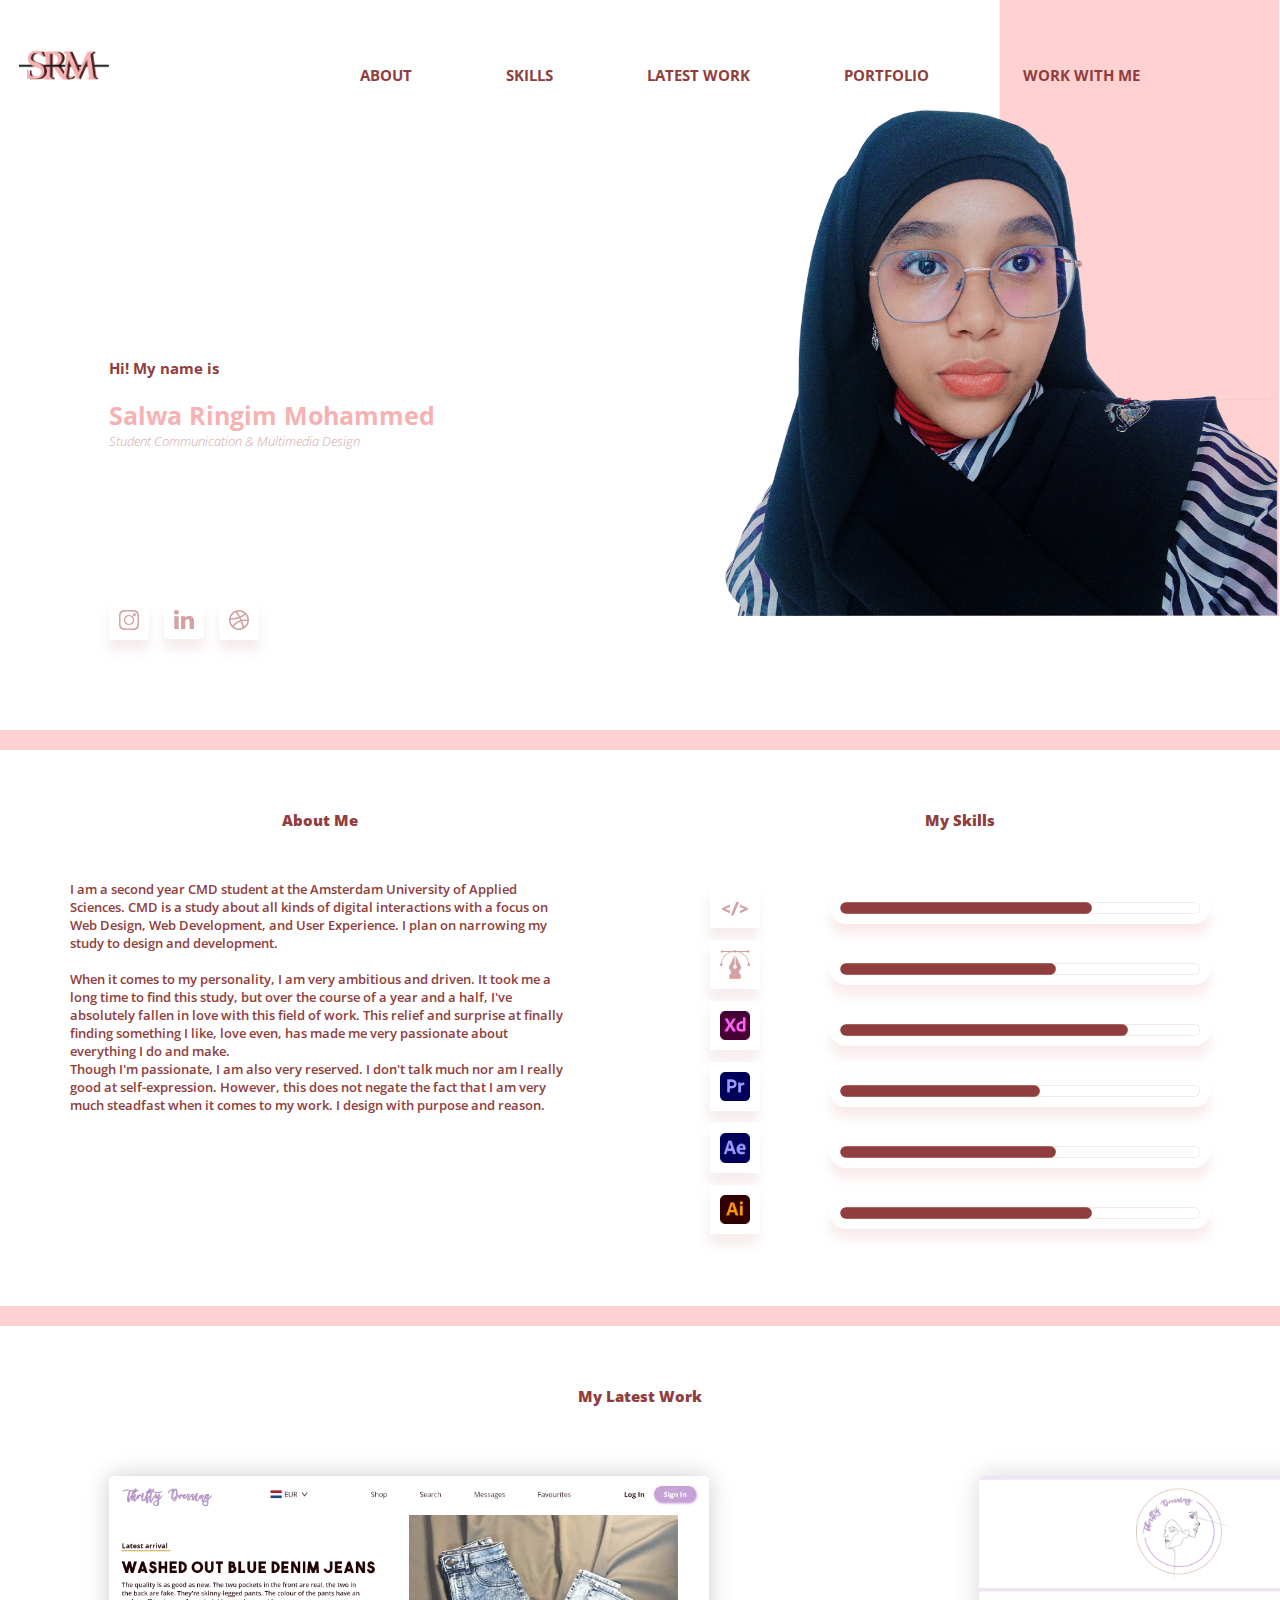
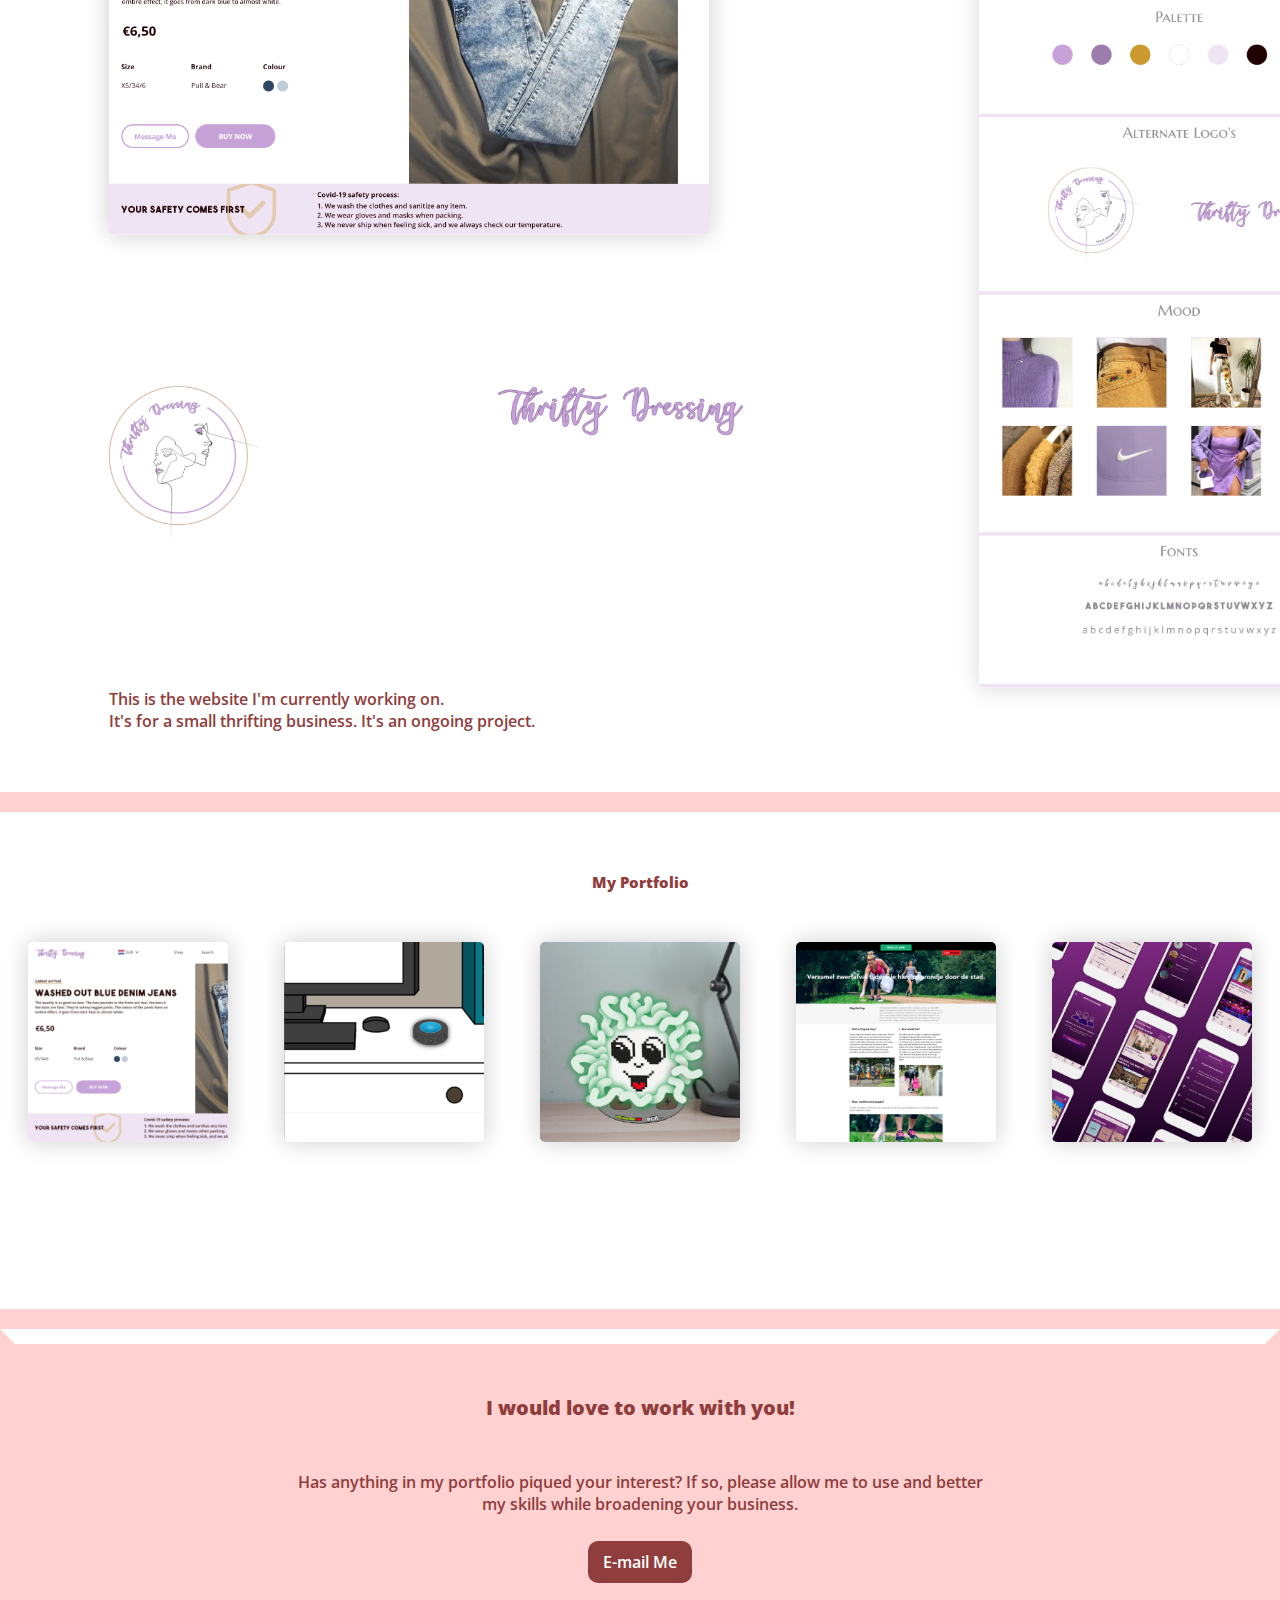
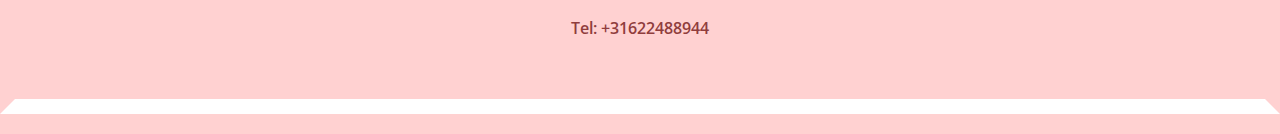
<file: index.html>
<!DOCTYPE html>
<html lang="en">
<head>
    <meta charset="UTF-8">
    <title>Salwa Ringim Mohammed</title>
    <link href="styles/portfolio.css" type="text/css" rel="stylesheet"/>
    <link rel="preconnect" href="https://fonts.gstatic.com">
    <link href="https://fonts.googleapis.com/css2?family=Open+Sans:ital,wght@0,300;0,400;0,600;0,700;0,800;1,300&display=swap" rel="stylesheet">
    <meta name="viewport" content="width=device-width, initial-scale=1">
</head>
<body class="backgroundimg-home">
    <header>
        <nav>
            <a href="index.html"><img src="images/logoSRM.png" alt="SRM" title="" class="logo"></a>
            
            <div class="navulcont">
               <ul>
                <li><a href="#about">About</a></li>
                <li><a href="#about">SKills</a></li>
                <li><a href="latestwork.html">Latest Work</a></li>
                <li><a href="myportfolio.html"> Portfolio</a></li>
                <li><a href="workwithme.html">Work With Me</a></li>
               </ul>
            </div>
        </nav>
    </header> 
    
     <main>
         
         <article class="intro">
             <h2>Hi! My name is</h2>
             <h1>Salwa Ringim Mohammed</h1>
             <p>Student Communication & Multimedia Design</p>
         </article>
         
         <div class="socialmedia">
             <div class="insta">
                 <a href="https://www.instagram.com/salwaringim/" target="_blank"><img src="images/instagram.png" alt="instagram" class="socialmedia-icons"></a>
             </div>
             <div class="linkedin">
                 <a href="https://www.linkedin.com/in/salwa-ringim-mohammed-5527b91b9" target="_blank"><img src="images/linkedin.png" alt="linkedin" class="socialmedia-icons"></a>
             </div>
             <div class="dribbble">
                 <a href="https://dribbble.com/SalwaRM" target="_blank"><img src="images/dribbble.png" alt="dribbble" class="socialmedia-icons"></a>
             </div>
         </div>

         <div class="seperator" id="about">
             <i></i>
         </div>
         
         <article class="aboutme-skills">
             <div>
                 <h3>
                     About Me
                 </h3>
                 <p>
                     I am a second year CMD student at the Amsterdam University of Applied Sciences. CMD is a study about all kinds of digital interactions with a focus on Web Design, Web Development, and User Experience. I plan on narrowing my study to design and development.
                    <br><br>
                     When it comes to my personality, I am very ambitious and driven. It took me a long time to find this study, but over the course of a year and a half, I've absolutely fallen in love with this field of work. This relief and surprise at finally finding something I like, love even, has made me very passionate about everything I do and make. <br>
                     Though I'm passionate, I am also very reserved. I don't talk much nor am I really good at self-expression. However, this does not negate the fact that I am very much steadfast when it comes to my work. I design with purpose and reason. 
                 </p>
             </div>
             
             <section>
                 <h3>
                     My Skills
                 </h3>
                 <div class="skillsgrid">
                     <div class="skillsgrid-icons">
                         <img src="images/coding.png" alt="coding" class="skillsgrid-icons-background">
                         <img src="images/graphicdesign.png" alt="graphic design" class="skillsgrid-icons-background">
                         <img src="images/xd.png" alt="Adobe XD" class="skillsgrid-icons-background">
                         <img src="images/pr.png" alt="Adobe Premiere Pro" class="skillsgrid-icons-background">
                         <img src="images/ae.png" alt="Adobe After Effects" class="skillsgrid-icons-background">
                         <img src="images/illustrator.png" alt="Adobe Illustrator" class="skillsgrid-icons-background">
                     </div>
                     <div class="skillsgrid-rate">
                         <img src="images/codingrate.png" alt="70%">
                         <img src="images/graphicdesignrate.png" alt="60%">
                         <img src="images/xdrate.png" alt="80%">
                         <img src="images/prrate.png" alt="55%">
                         <img src="images/aerate.png" alt="60%">
                         <img src="images/illustratorrate.png" alt="70%">
                     </div>
                 </div>
             </section>
         </article>
         
         <div class="seperator">
             <i></i>
         </div>
         
         <article class="latestwork-home">
            <h3>
                My Latest Work
            </h3>
            <div class="latestwork-home-flex">
                 <div class="latestwork-home-grid">
                     <img src="images/souhaweb.png" alt="Thrifting Webshop">
                     <img src="images/souhabranding.png" alt="Branding">
                     <img src="images/souhalogo.png" alt="Logo">
                     <img src="images/souhalogo2.png" alt="Alternate logo">
                 </div>
                 <p>
                     This is the website I'm currently working on. <br>It's for a small thrifting business. It's an ongoing project.
                 </p>
             </div>
         </article>
         
         <div class="seperator">
             <i></i>
         </div>
         
         <article class="portfolio-home">
             <h3>
                 My Portfolio
             </h3>
             
             <div class="thumbnails">
                 <a href=latestwork.html><img src="images/souhathumbnail.png" alt="Thrift Shop" title="" class="thumbnail"></a>
                 
                 <a href="remmor.html"><img src="images/remmorthumbnail.png" alt="REMMOR" title="" class="thumbnail"></a>
                 
                 <a href="ding.html"><img src="images/dingthumbnail.png" alt="D.I.N.G." title="" class="thumbnail"></a>
                     
                 <a href="iamsterdam.html"> <img src="images/IAMthumbnail.png" alt="I AMsterdam" title="" class="thumbnail"></a>
                 
                 <a href="travelapp.html"><img src="images/webthumbnail.png" alt="Travel App" title="" class="thumbnail"></a>
             </div>
             <div class="seeall-button">
                <a href="myportfolio.html">See all
                <img src="images/arrow.png" alt="arrow" title="" class="button-arrow"></a>
             </div>
         </article>
         
         <div class="seperator">
             <i></i>
         </div>
         
         <article class="workwithme-home">
             <h4>I would love to work with you!</h4>
             <p>
                 Has anything in my portfolio piqued your interest? If so, please allow me to use and better my skills while broadening your business. 
             </p>
             <br><br>
             <p><a href="mailto:salwaringimmohammed@gmail.com" target="_blank">E-mail Me</a>
                 <br><br><br>
                 Tel: +31622488944
             </p>
         </article>
         
         <div class="seperator">
             <i></i>
         </div>
         
     </main> 
</body>
</html>
</file>
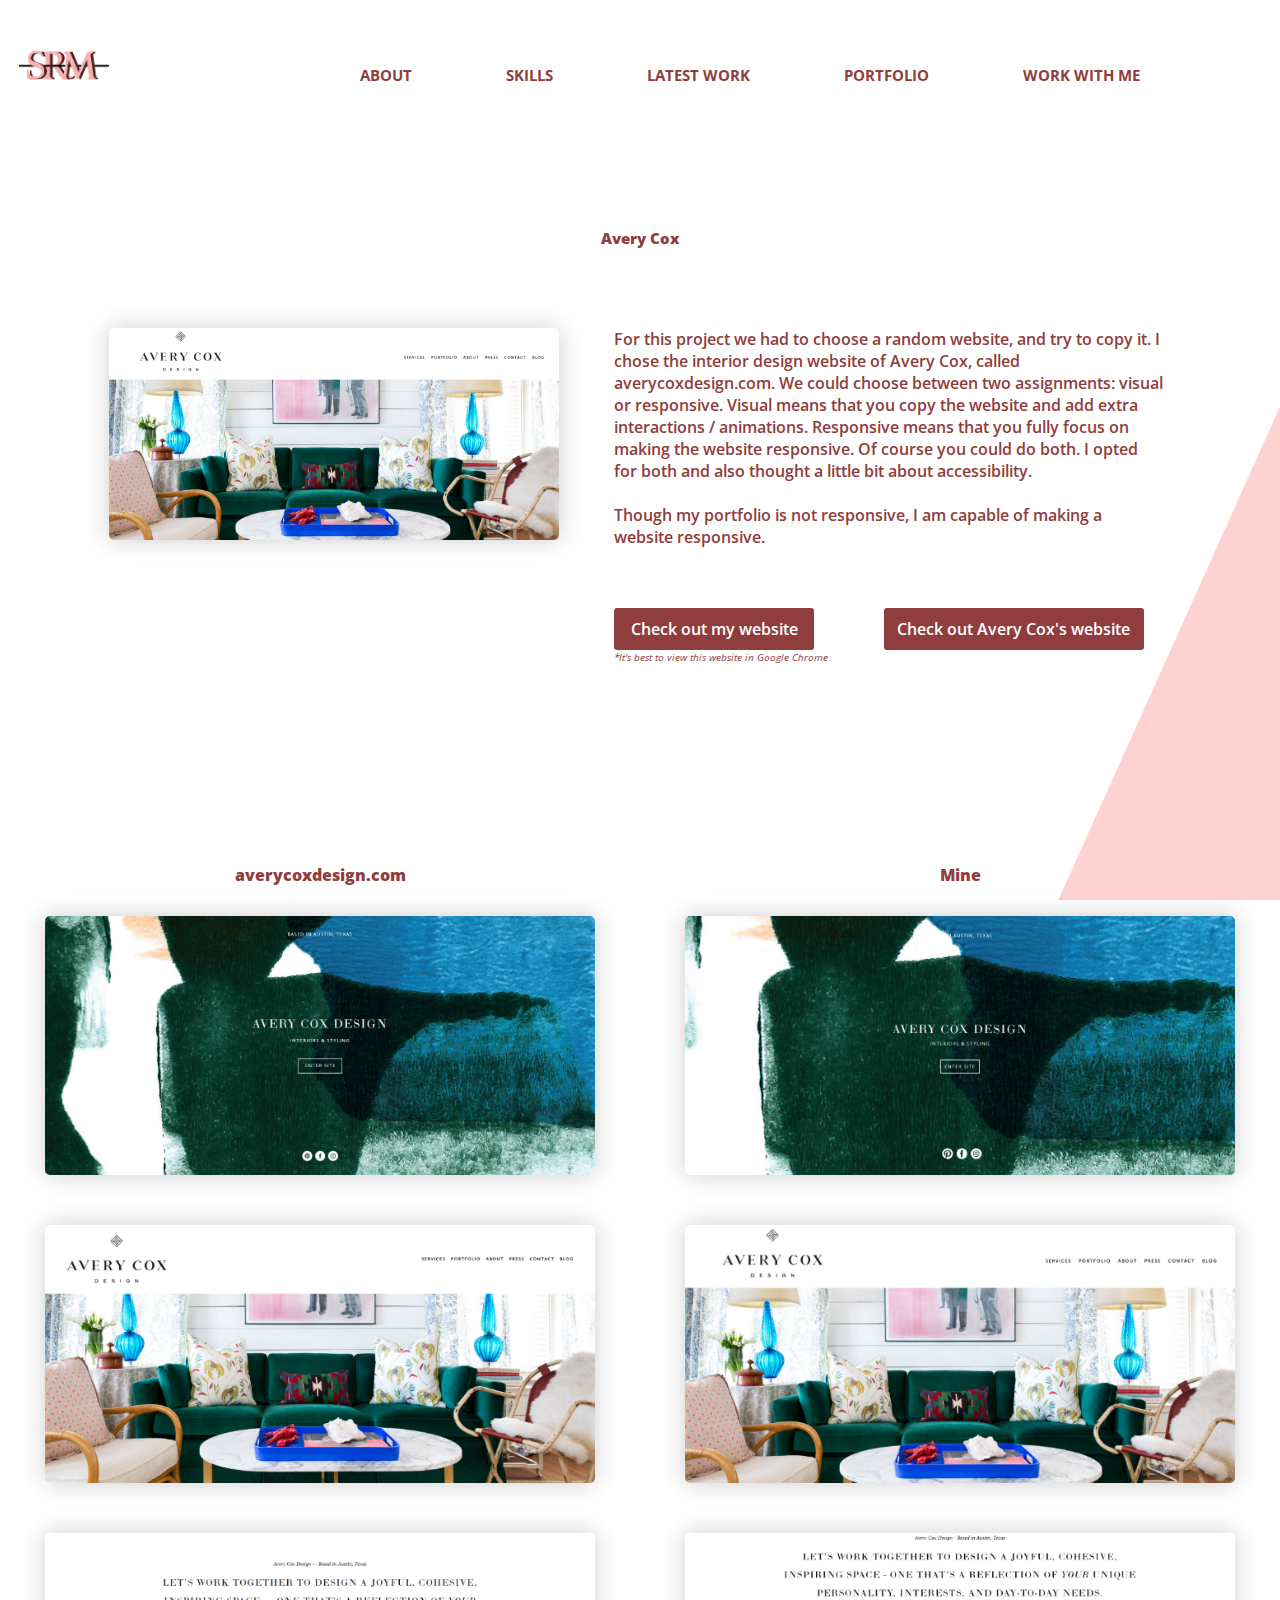
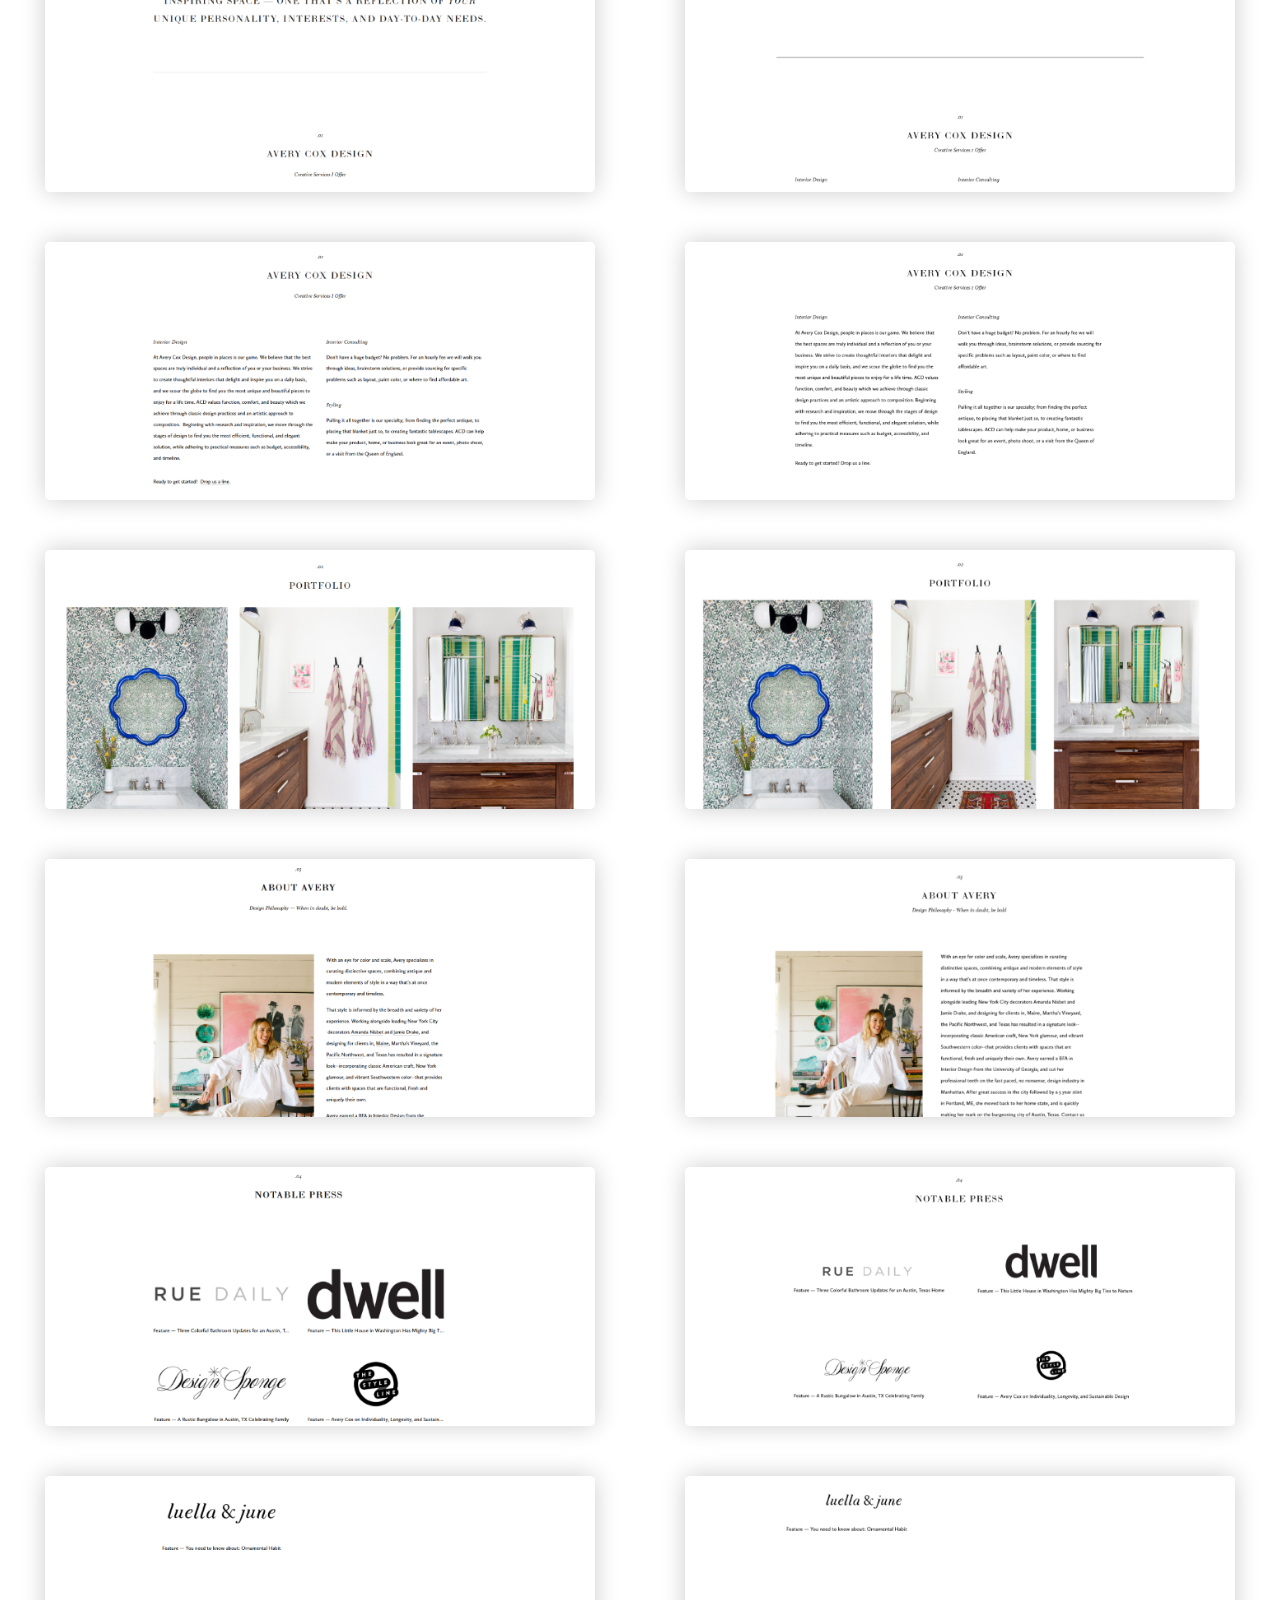
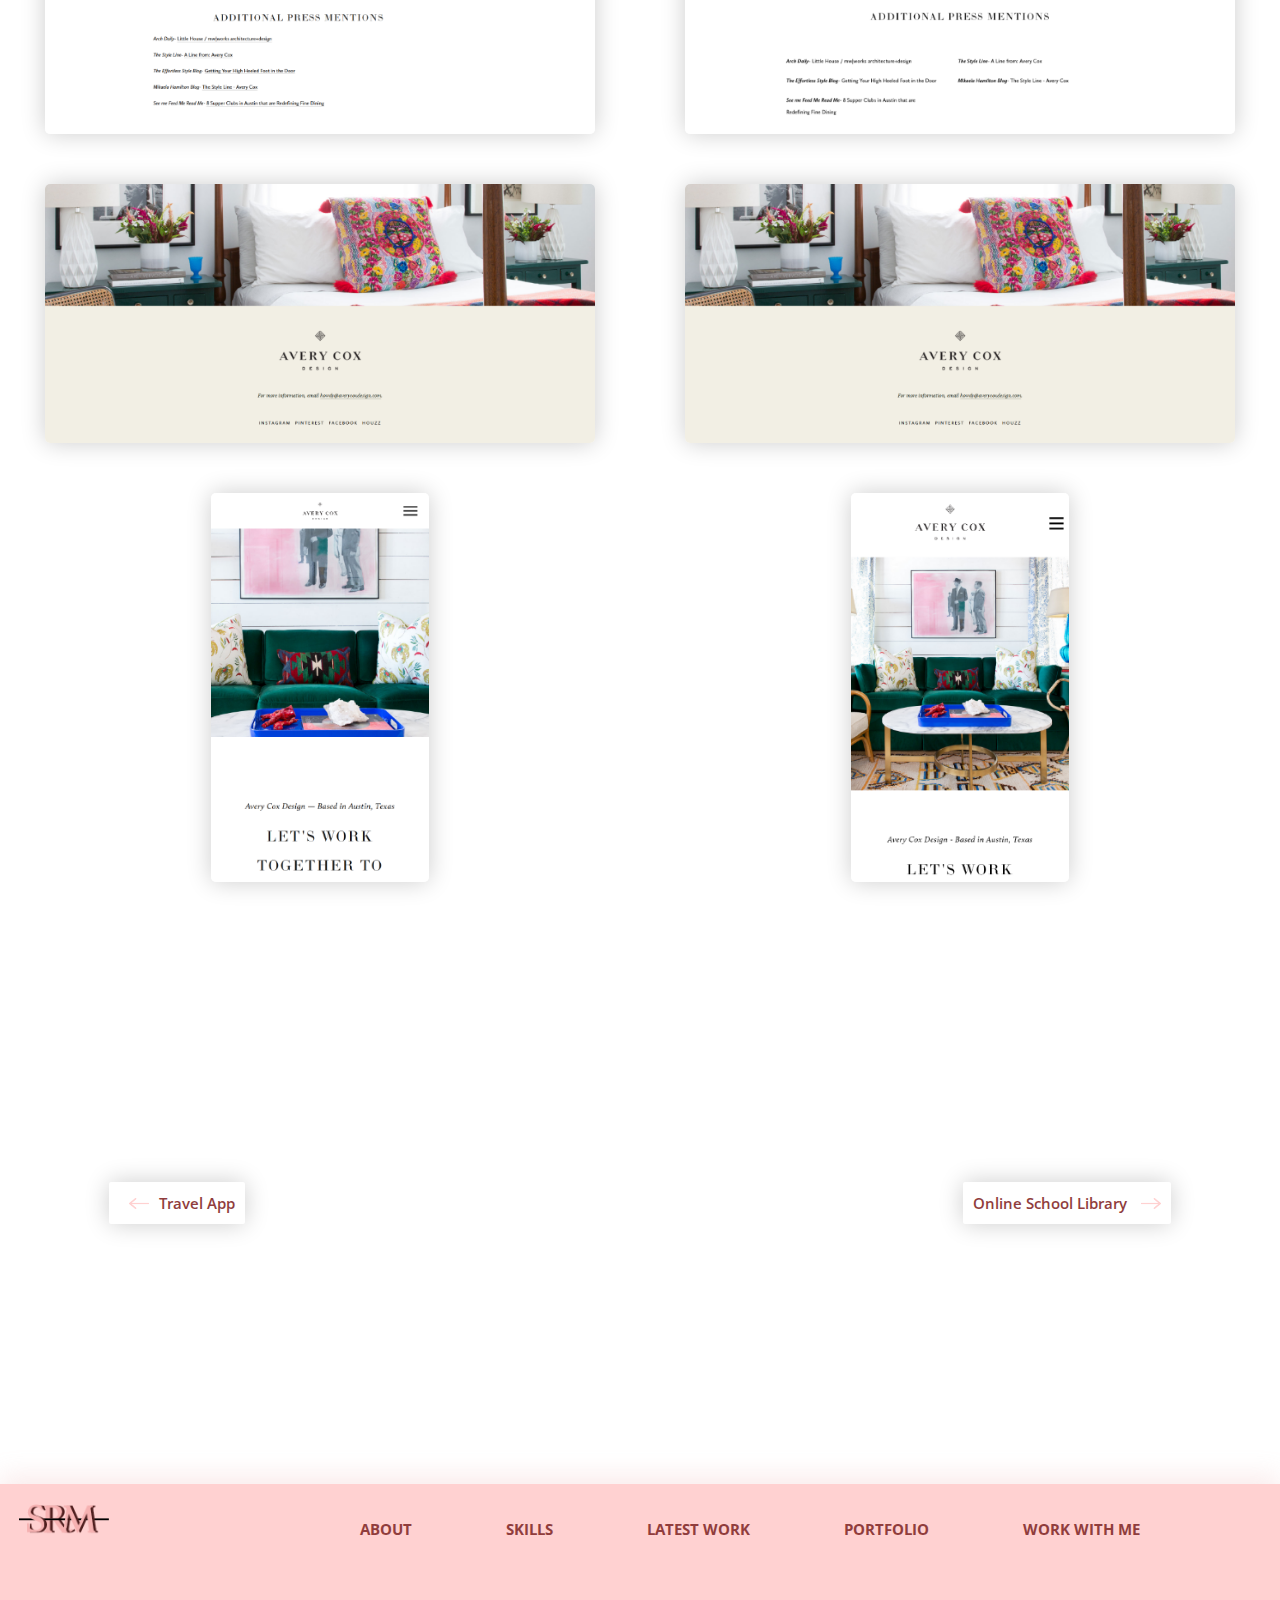
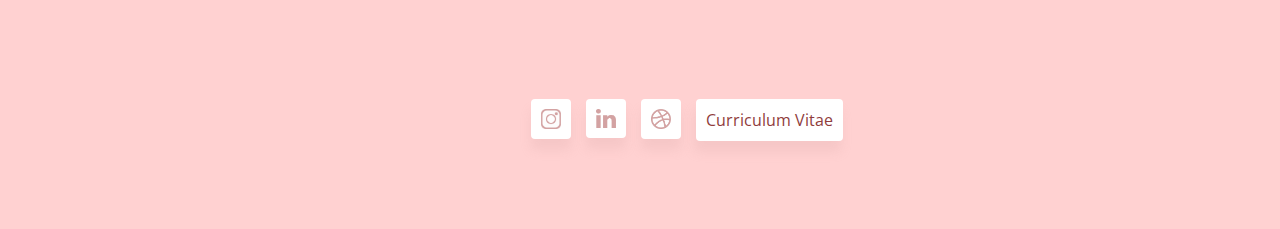
<file: averycox.html>
<!DOCTYPE html>
<html lang="en">
<head>
    <meta charset="UTF-8">
    <title>SRM - Avery Cox</title>
    <link href="styles/portfolio.css" type="text/css" rel="stylesheet"/>
    <link rel="preconnect" href="https://fonts.gstatic.com">
    <link href="https://fonts.googleapis.com/css2?family=Open+Sans:ital,wght@0,300;0,400;0,600;0,700;0,800;1,300&display=swap" rel="stylesheet">
    <meta name="viewport" content="width=device-width, initial-scale=1">
</head>
<body class="backgroundimg">
   <header>
       <nav>
           <a href="index.html"><img src="images/logoSRM.png" alt="SRM" title="" class="logo"></a>
            
            <div class="navulcont">
               <ul>
                <li><a href="index.html#about">About</a></li>
                <li><a href="index.html#about">Skills</a></li>
                <li><a href="latestwork.html">Latest Work</a></li>
                <li><a href="myportfolio.html"> Portfolio</a></li>
                <li><a href="workwithme.html">Work With Me</a></li>
               </ul>
            </div>
       </nav>
   </header>
   
   <main>
       <article class="averycox" id="page-h3">
           <h3>
               Avery Cox
           </h3>
           
           <div class="averycox-grid">
               <img src="images/ac-mine/home.png" alt="">
               <p>
                   For this project we had to choose a random website, and try to copy it. I chose the interior design website of Avery Cox, called averycoxdesign.com. We could choose between two assignments: visual or responsive. Visual means that you copy the website and add extra interactions / animations. Responsive means that you fully focus on making the website responsive. Of course you could do both. I opted for both and also thought a little bit about accessibility. <br><br>Though my portfolio is not responsive, I am capable of making a website responsive.
               </p>
               <a href="https://salwarm.github.io/Frontend/" class="xd-proto" target="_blank">Check out my website</a>
               
               <a href="https://www.averycoxdesign.com" class="xd-proto" target="_blank">Check out Avery Cox's website</a>
               
               <div class="p">*It's best to view this website in Google Chrome</div>
           </div>
       </article>
       
       <div class="averycox-gallery">
           <div class="ac-original">
               <p>
                   averycoxdesign.com
               </p>
               <img src="images/ac-original/start.png" alt="">
               <img src="images/ac-original/home.png" alt="">
               <img src="images/ac-original/quote.png" alt="">
               <img src="images/ac-original/about.png" alt="">
               <img src="images/ac-original/portfolio.png" alt="">
               <img src="images/ac-original/avery.png" alt="">
               <img src="images/ac-original/press.png" alt="">
               <img src="images/ac-original/press-add.png" alt="">
               <img src="images/ac-original/footer.png" alt="">
               <img src="images/ac-original/home-mobile.png" alt="" class="home-mobile">
           </div>
           
           <div class="ac-mine">
               <p>
                   Mine
               </p>
               <img src="images/ac-mine/start.png" alt="">
               <img src="images/ac-mine/home.png" alt="">
               <img src="images/ac-mine/quote.png" alt="">
               <img src="images/ac-mine/about.png" alt="">
               <img src="images/ac-mine/portfolio.png" alt="">
               <img src="images/ac-mine/avery.png" alt="">
               <img src="images/ac-mine/press.png" alt="">
               <img src="images/ac-mine/press-add.png" alt="">
               <img src="images/ac-mine/footer.png" alt="">
               <img src="images/ac-mine/home-mobile.png" alt="" class="home-mobile">
           </div>
       </div>
       
       <div class="next-back-buttons">
            <div class="back-button">
            <a href="travelapp.html"><img src="images/arrowreversed.png" alt="arrow" title="" class="button-arrow" id="arrow-reversed">Travel App</a>
            </div> 
            
            <div class="next-button">
            <a href="onlineschoollibrary.html">Online School Library
            <img src="images/arrow.png" alt="arrow" title="" class="button-arrow"></a>
            </div> 
        </div>
    </main>
    
    <footer>
        <nav>
            <a href="index.html"><img src="images/logoSRM.png" alt="SRM" title="" class="logo"></a>
            
            <div class="navulcont">
               <ul>
                <li><a href="index.html#about">About</a></li>
                <li><a href="index.html#about">Skills</a></li>
                <li><a href="latestwork.html">Latest Work</a></li>
                <li><a href="myportfolio.html"> Portfolio</a></li>
                <li><a href="workwithme.html">Work With Me</a></li>
               </ul>
            </div>
        </nav>
        <div class="footerbuttons">
            <div class="socialmedia">
             <div class="socialmedia-cont">
                 <a href="https://www.instagram.com/salwaringim/" target="_blank"><img src="images/instagram.png" alt="instagram" class="socialmedia-icons"></a>
             </div>
             <div class="socialmedia-cont">
                 <a href="https://www.linkedin.com/in/salwa-ringim-mohammed-5527b91b9" target="_blank"><img src="images/linkedin.png" alt="linkedin" class="socialmedia-icons"></a>
             </div>
             <div class="socialmedia-cont">
                 <a href="https://dribbble.com/SalwaRM" target="_blank"><img src="images/dribbble.png" alt="dribbble" class="socialmedia-icons"></a>
             </div>
             <div class="socialmedia-cont" id="cv">
                 <a href="https://www.dropbox.com/s/cwaa9817lwu4qqt/CV.pdf?dl=0" target="_blank"><p class="pdfs">Curriculum Vitae</p></a>
             </div>
         </div>
        </div>
    </footer>
    
</body>
</html>
</file>
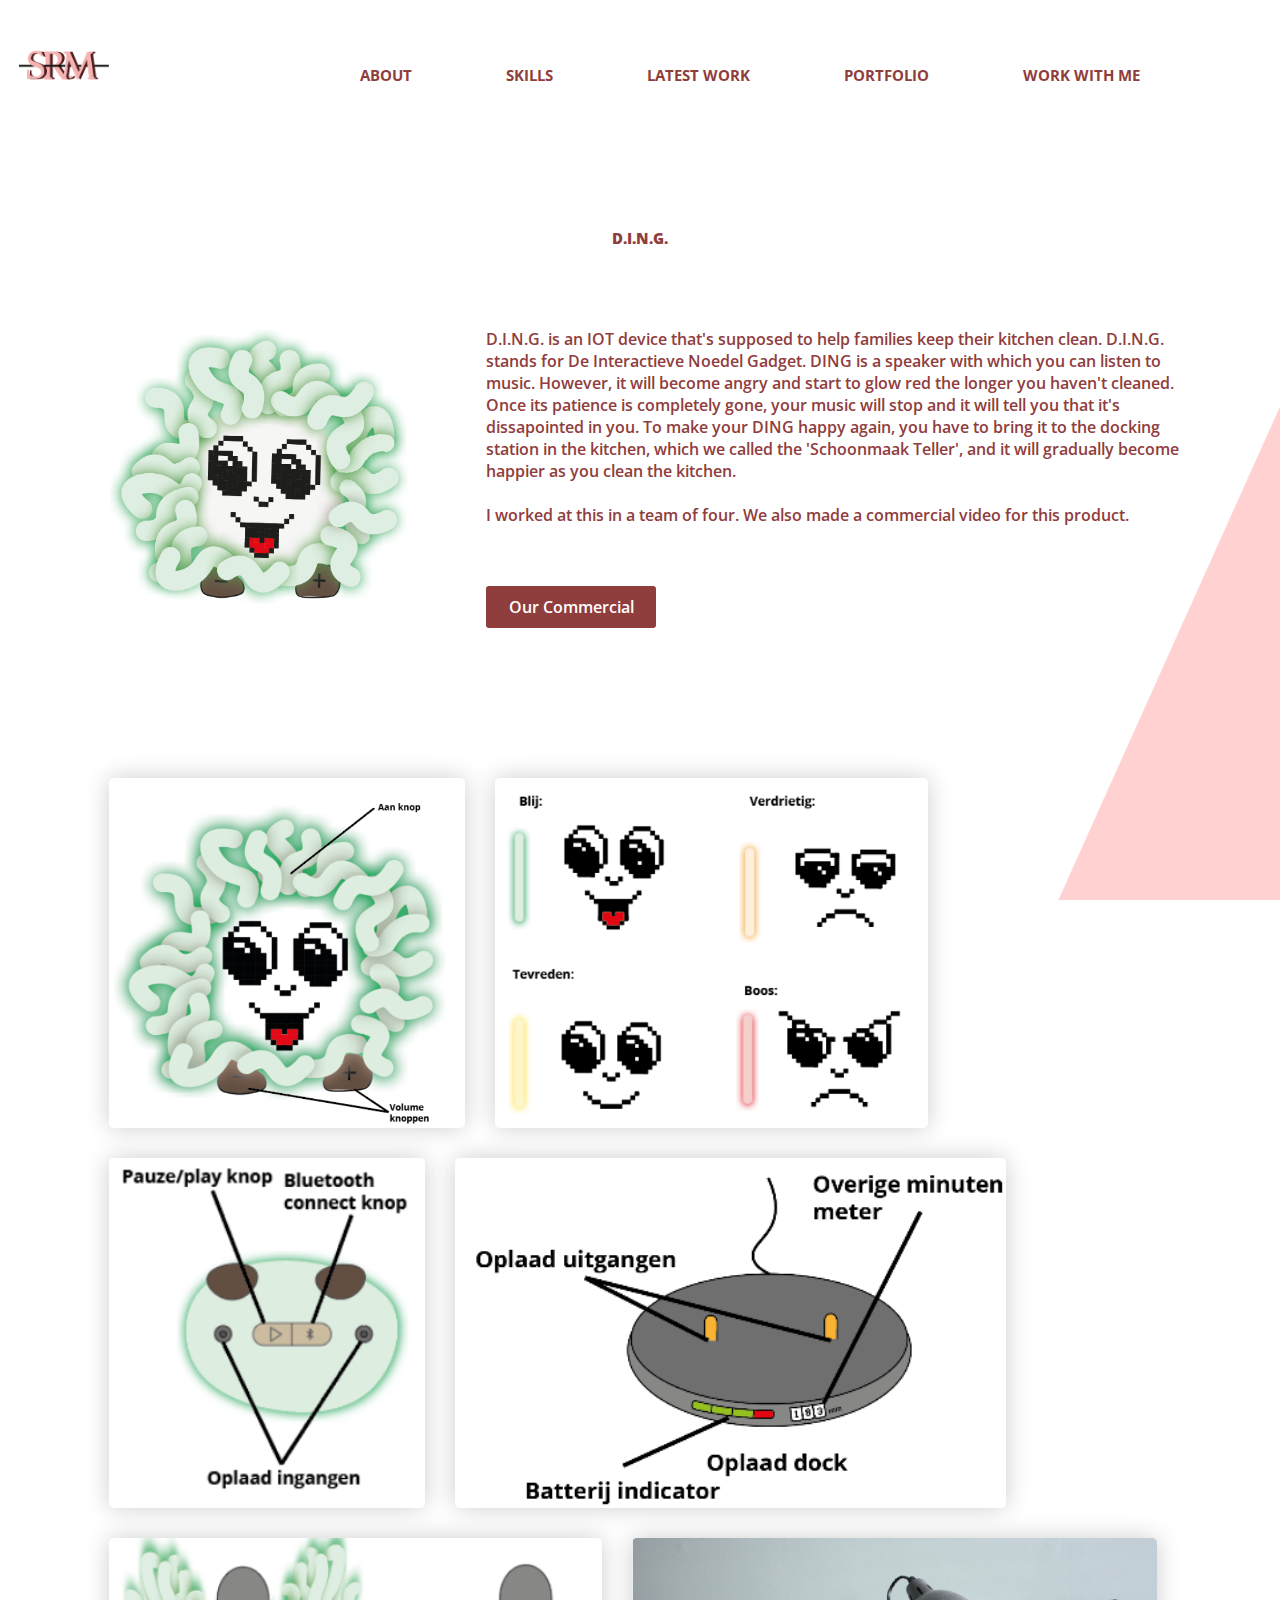
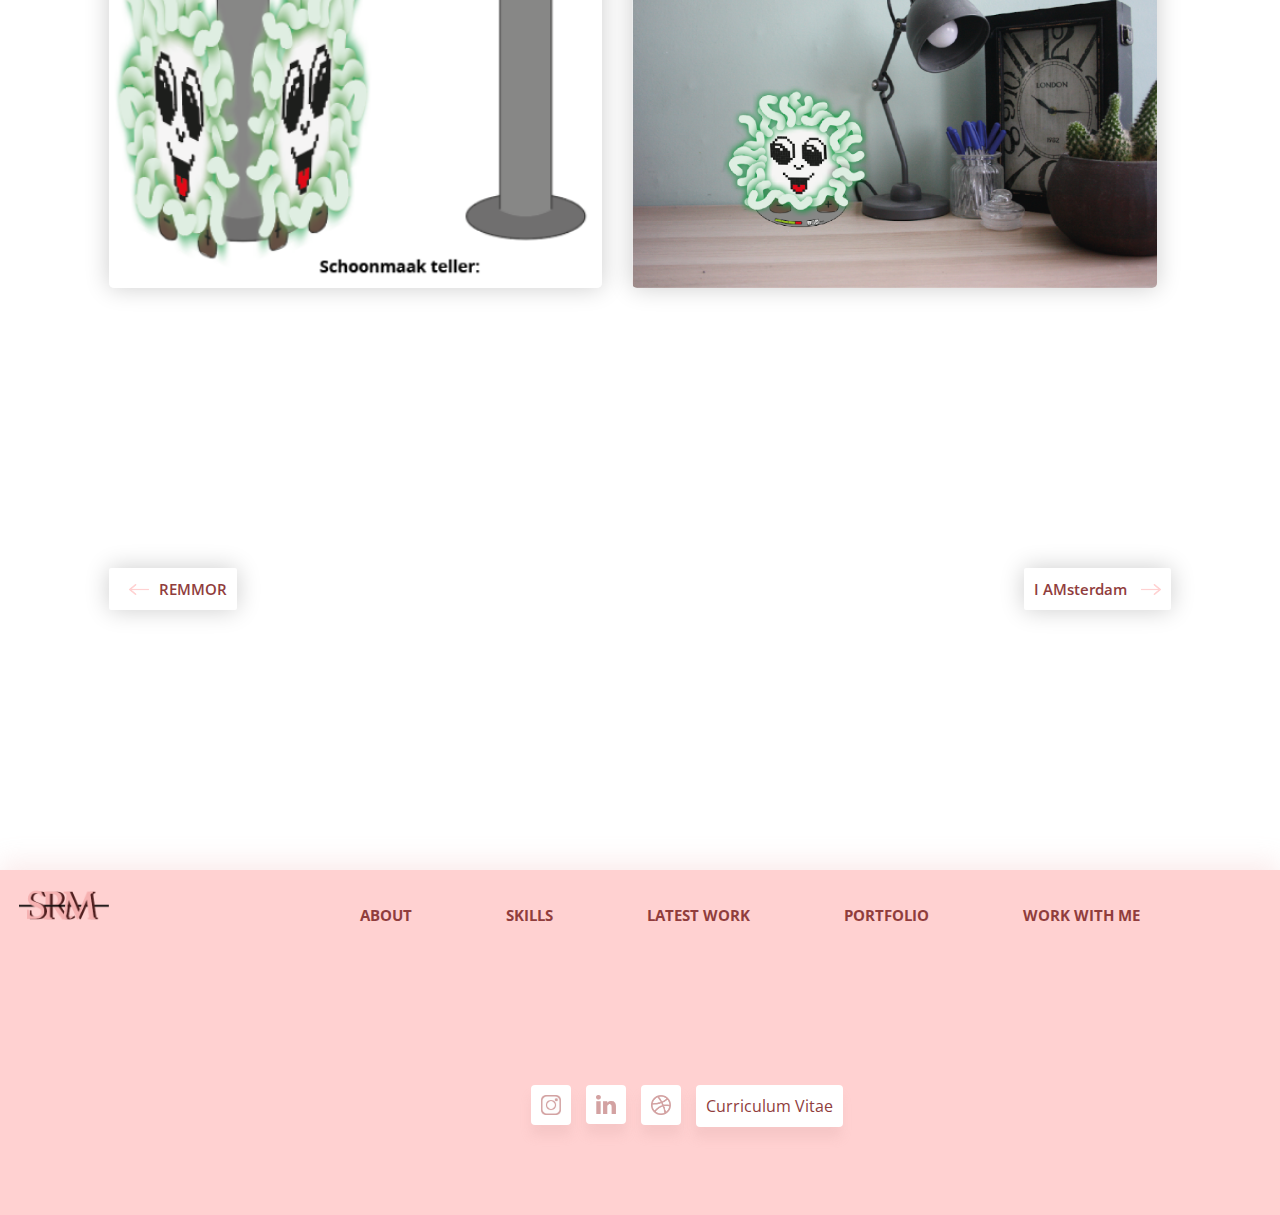
<file: ding.html>
<!DOCTYPE html>
<html lang="en">
<head>
    <meta charset="UTF-8">
    <title>SRM - D.I.N.G.</title>
    <link href="styles/portfolio.css" type="text/css" rel="stylesheet"/>
    <link rel="preconnect" href="https://fonts.gstatic.com">
    <link href="https://fonts.googleapis.com/css2?family=Open+Sans:ital,wght@0,300;0,400;0,600;0,700;0,800;1,300&display=swap" rel="stylesheet">
    <meta name="viewport" content="width=device-width, initial-scale=1">
</head>
<body class="backgroundimg">
    <header>
        <nav>
            <a href="index.html"><img src="images/logoSRM.png" alt="SRM" title="" class="logo"></a>
            
            <div class="navulcont">
               <ul>
                <li><a href="index.html#about">About</a></li>
                <li><a href="index.html#about">Skills</a></li>
                <li><a href="latestwork.html">Latest Work</a></li>
                <li><a href="myportfolio.html"> Portfolio</a></li>
                <li><a href="workwithme.html">Work With Me</a></li>
               </ul>
            </div>
        </nav>
    </header>
    
    <main>
        <article class="ding" id="page-h3">
            <h3>
                D.I.N.G.
            </h3>
            
            <div class="ding-grid">
                <img src="images-ii/ding.png" alt="">
                <p>
                    D.I.N.G. is an IOT device that's supposed to help families keep their kitchen clean. D.I.N.G. stands for De Interactieve Noedel Gadget. DING is a speaker with which you can listen to music. However, it will become angry and start to glow red the longer you haven't cleaned. Once its patience is completely gone, your music will stop and it will tell you that it's dissapointed in you. To make your DING happy again, you have to bring it to the docking station in the kitchen, which we called the 'Schoonmaak Teller', and it will gradually become happier as you clean the kitchen.
                    <br> <br>
                    I worked at this in a team of four. We also made a commercial video for this product.
                </p>
                
                <a href="https://www.youtube.com/watch?v=tAuZynchEnE" class="xd-proto" target="_blank">Our Commercial</a>
            </div>
            
            <div class="ding-gallery">
                <img src="images-ii/ding-ui1.png" alt="">
                <img src="images-ii/ding-ui2.png" alt="">
                <img src="images-ii/ding-ui3.png" alt="">
                <img src="images-ii/ding-ui4.png" alt="">
                <img src="images-ii/ding-ui5.png" alt="">
                <img src="images-ii/ding-context.png" alt="">
            </div>
        </article>
        
        <div class="next-back-buttons">
            <div class="back-button">
            <a href="remmor.html"><img src="images/arrowreversed.png" alt="arrow" title="" class="button-arrow" id="arrow-reversed">REMMOR</a>
            </div> 
            
            <div class="next-button">
            <a href="iamsterdam.html">I AMsterdam
            <img src="images/arrow.png" alt="arrow" title="" class="button-arrow"></a>
            </div> 
        </div>
    </main>
    
    <footer>
        <nav>
            <a href="index.html"><img src="images/logoSRM.png" alt="SRM" title="" class="logo"></a>
            
            <div class="navulcont">
               <ul>
                <li><a href="index.html#about">About</a></li>
                <li><a href="index.html#about">Skills</a></li>
                <li><a href="latestwork.html">Latest Work</a></li>
                <li><a href="myportfolio.html"> Portfolio</a></li>
                <li><a href="workwithme.html">Work With Me</a></li>
               </ul>
            </div>
        </nav>
        <div class="footerbuttons">
            <div class="socialmedia">
             <div class="socialmedia-cont">
                 <a href="https://www.instagram.com/salwaringim/" target="_blank"><img src="images/instagram.png" alt="instagram" class="socialmedia-icons"></a>
             </div>
             <div class="socialmedia-cont">
                 <a href="https://www.linkedin.com/in/salwa-ringim-mohammed-5527b91b9" target="_blank"><img src="images/linkedin.png" alt="linkedin" class="socialmedia-icons"></a>
             </div>
             <div class="socialmedia-cont">
                 <a href="https://dribbble.com/SalwaRM" target="_blank"><img src="images/dribbble.png" alt="dribbble" class="socialmedia-icons"></a>
             </div>
             <div class="socialmedia-cont" id="cv">
                 <a href="https://www.dropbox.com/s/cwaa9817lwu4qqt/CV.pdf?dl=0" target="_blank"><p class="pdfs">Curriculum Vitae</p></a>
             </div>
         </div>
        </div>
    </footer>
</body>
</html>
</file>
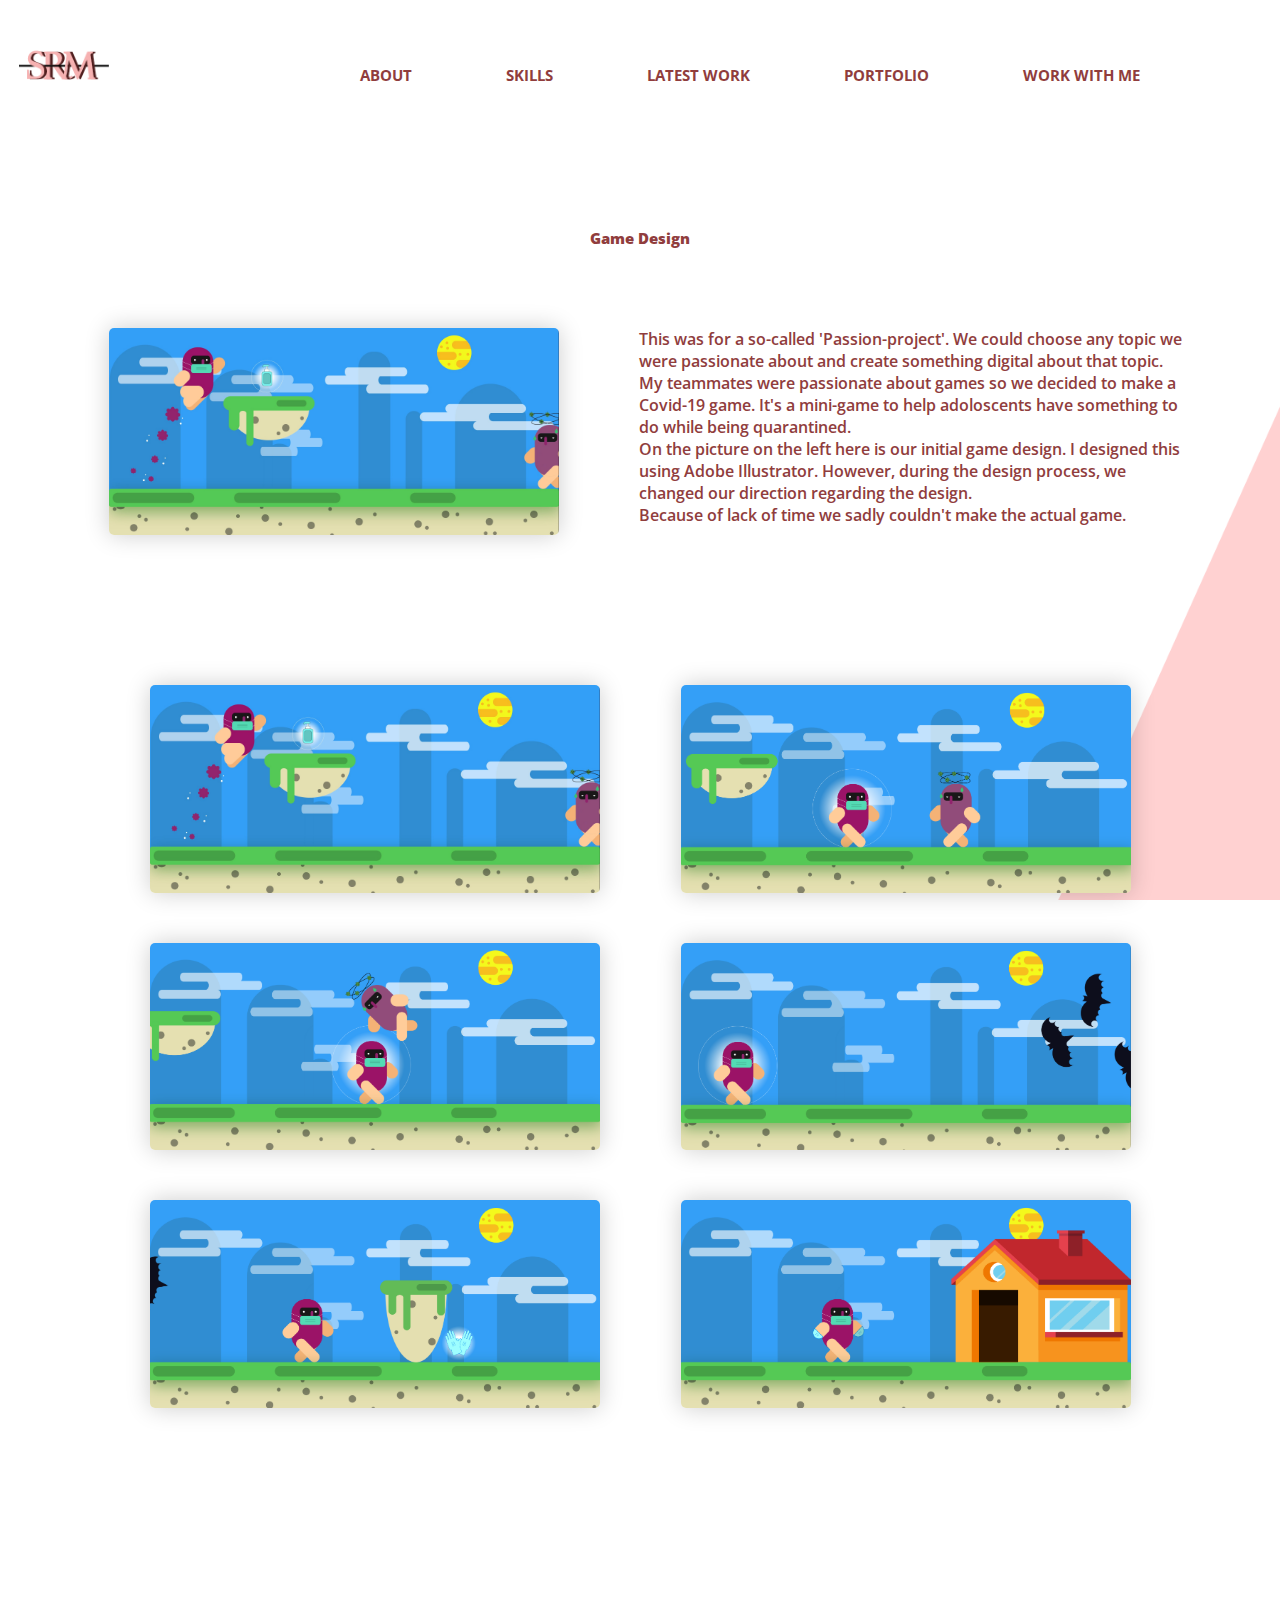
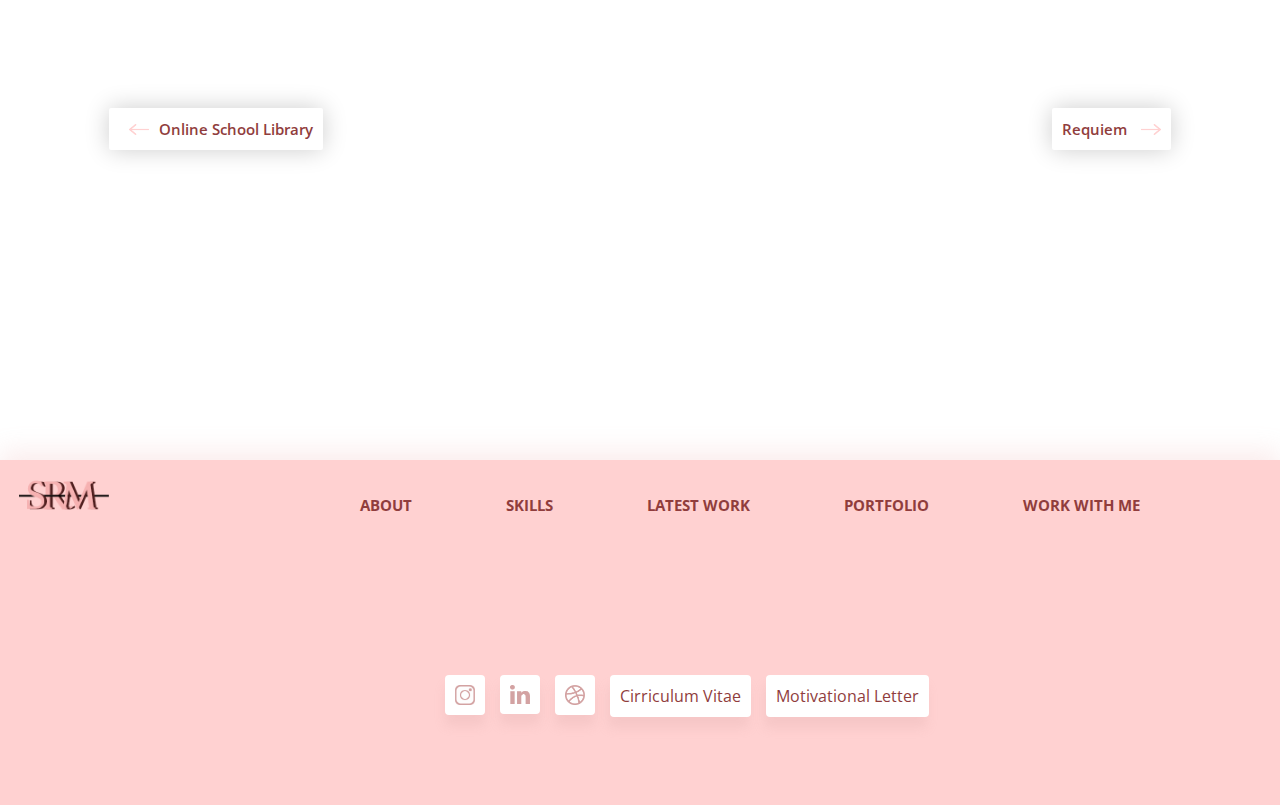
<file: gamedesign.html>
<!DOCTYPE html>
<html lang="en">
<head>
    <meta charset="UTF-8">
    <title>SRM - Game Design</title>
    <link href="styles/portfolio.css" type="text/css" rel="stylesheet"/>
    <link rel="preconnect" href="https://fonts.gstatic.com">
    <link href="https://fonts.googleapis.com/css2?family=Open+Sans:ital,wght@0,300;0,400;0,600;0,700;0,800;1,300&display=swap" rel="stylesheet">
    <meta name="viewport" content="width=device-width, initial-scale=1">
</head>
<body class="backgroundimg">
    <header>
        <nav>
            <a href="index.html"><img src="images/logoSRM.png" alt="SRM" title="" class="logo"></a>
            
            <div class="navulcont">
               <ul>
                <li><a href="index.html#about">About</a></li>
                <li><a href="index.html#about">Skills</a></li>
                <li><a href="latestwork.html">Latest Work</a></li>
                <li><a href="myportfolio.html"> Portfolio</a></li>
                <li><a href="workwithme.html">Work With Me</a></li>
               </ul>
            </div>
        </nav>
    </header>
    
    <main>
        <article class="gamedesign" id="page-h3">
            <h3>
                Game Design
            </h3>
            
            <div class="game-flex">
                <img src="images/Vormgeving%20Schets%200.0%20copy.jpg" alt="">
                <p>
                    This was for a so-called 'Passion-project'. We could choose any topic we were passionate about and create something digital about that topic. My teammates were passionate about games so we decided to make a Covid-19 game. It's a mini-game to help adoloscents have something to do while being quarantined. <br> 
                    On the picture on the left here is our initial game design. I designed this using Adobe Illustrator. However, during the design process, we changed our direction regarding the design.<br>
                    Because of lack of time we sadly couldn't make the actual game.
                </p>
            </div>
            
            <div class="game-gallery">
                <img src="images/Vormgeving%20Schets%200.0%20copy.jpg" alt="">
                <img src="images/Vormgeving%20Schets%200.1.png" alt="">
                <img src="images/Vormgeving%20Schets%200.2.png" alt="">
                <img src="images/Vormgeving%20Schets%200.3.png" alt="">
                <img src="images/Vormgeving%20Schets%200.4.png" alt="">
                <img src="images/Vormgeving%20Schets%200.5.png" alt="">
            </div>
            
        <div class="next-back-buttons">
            <div class="back-button">
            <a href="onlineschoollibrary.html"><img src="images/arrowreversed.png" alt="arrow" title="" class="button-arrow" id="arrow-reversed">Online School Library</a>
            </div> 
            
            <div class="next-button">
            <a href="requiem.html">Requiem
            <img src="images/arrow.png" alt="arrow" title="" class="button-arrow"></a>
            </div> 
        </div>
        </article>
    </main>
    
     <footer>
        <nav>
            <a href="index.html"><img src="images/logoSRM.png" alt="SRM" title="" class="logo"></a>
            
            <div class="navulcont">
               <ul>
                <li><a href="index.html#about">About</a></li>
                <li><a href="index.html#about">Skills</a></li>
                <li><a href="latestwork.html">Latest Work</a></li>
                <li><a href="myportfolio.html"> Portfolio</a></li>
                <li><a href="workwithme.html">Work With Me</a></li>
               </ul>
            </div>
        </nav>
        <div class="footerbuttons">
            <div class="socialmedia">
             <div class="socialmedia-cont">
                 <a href="https://www.instagram.com/salwaringim/" target="_blank"><img src="images/instagram.png" alt="instagram" class="socialmedia-icons"></a>
             </div>
             <div class="socialmedia-cont">
                 <a href="https://www.linkedin.com/in/salwa-ringim-mohammed-5527b91b9" target="_blank"><img src="images/linkedin.png" alt="linkedin" class="socialmedia-icons"></a>
             </div>
             <div class="socialmedia-cont">
                 <a href="https://dribbble.com/SalwaRM" target="_blank"><img src="images/dribbble.png" alt="dribbble" class="socialmedia-icons"></a>
             </div>
             <div class="socialmedia-cont" id="cv">
                 <a href="https://www.dropbox.com/s/cwaa9817lwu4qqt/CV.pdf?dl=0" target="_blank"><p class="pdfs">Cirriculum Vitae</p></a>
             </div>
             <div class="socialmedia-cont" id="motivation">
                 <a href="https://www.dropbox.com/s/9qcie8vivu62ter/Motivational_Letter.pdf?dl=0" target="_blank"><p class="pdfs">Motivational Letter</p></a>
             </div>
         </div>
        </div>
    </footer>
</body>
</html>
</file>
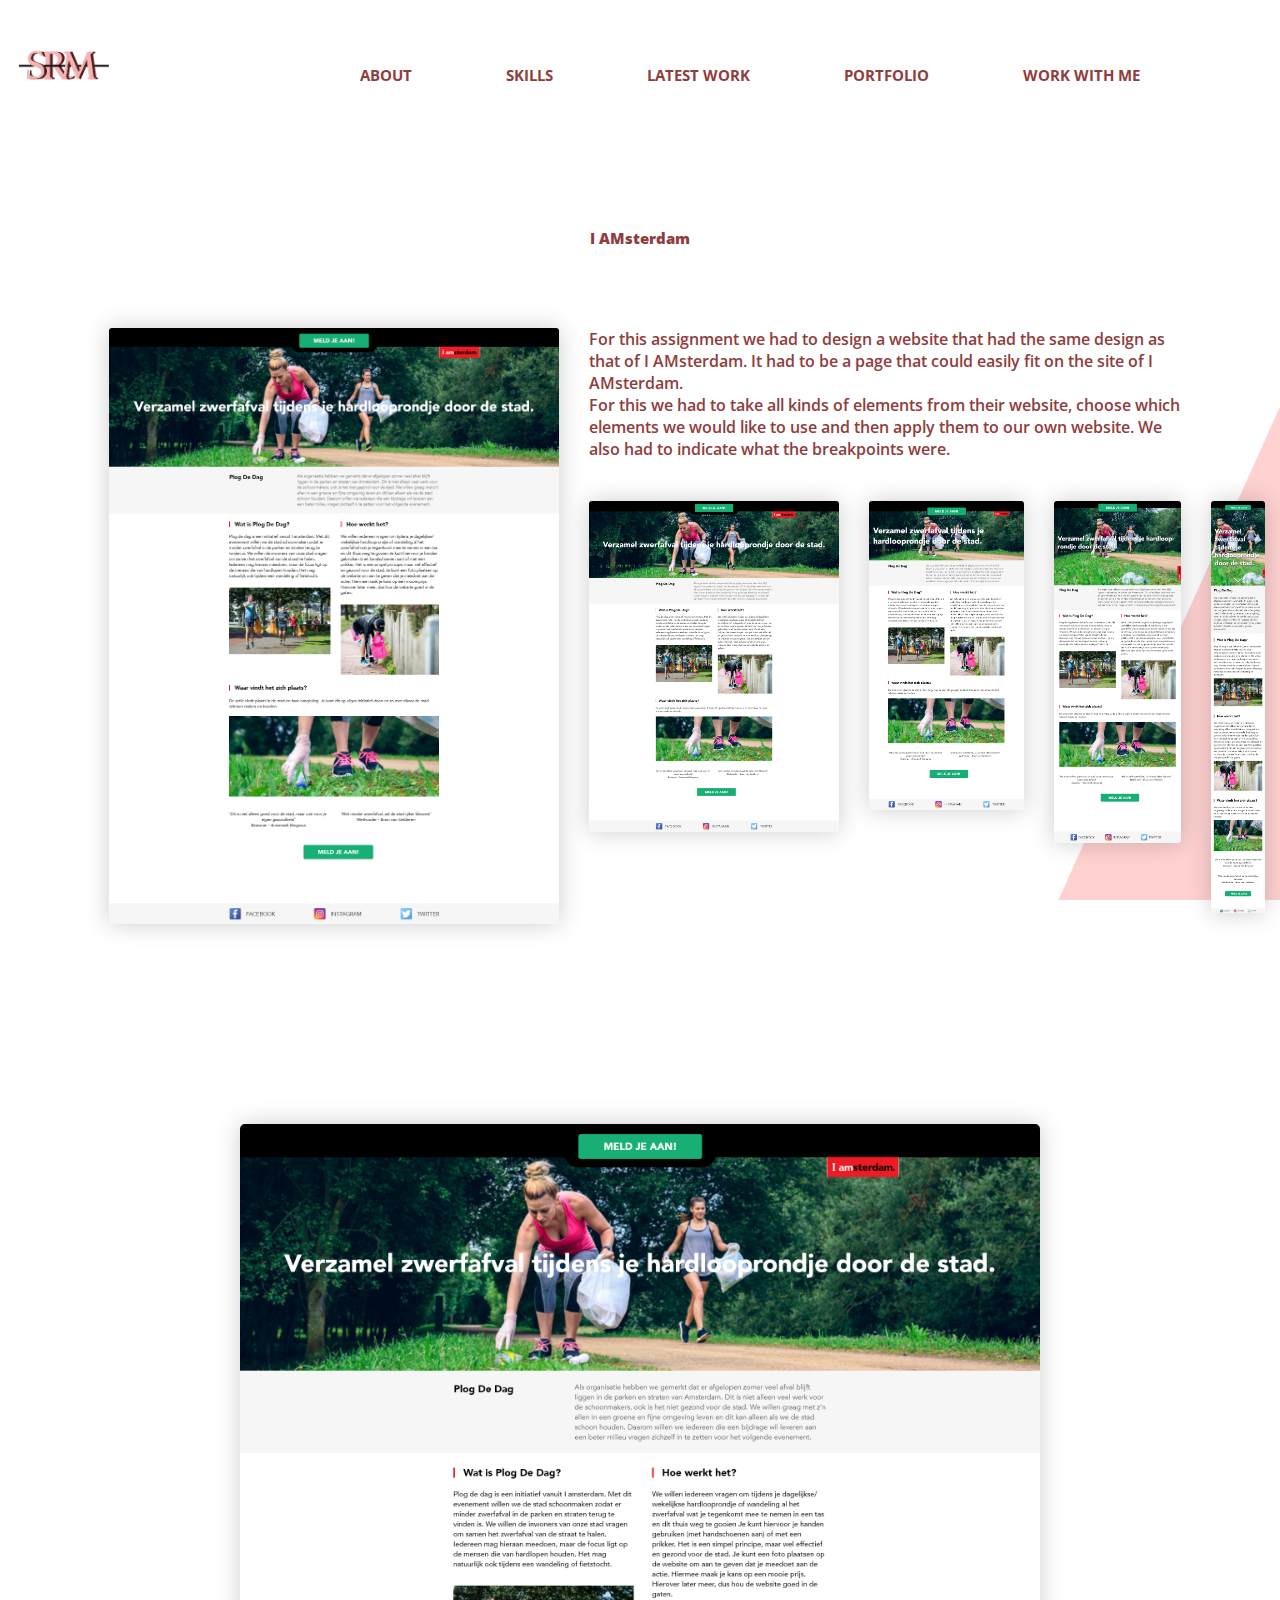
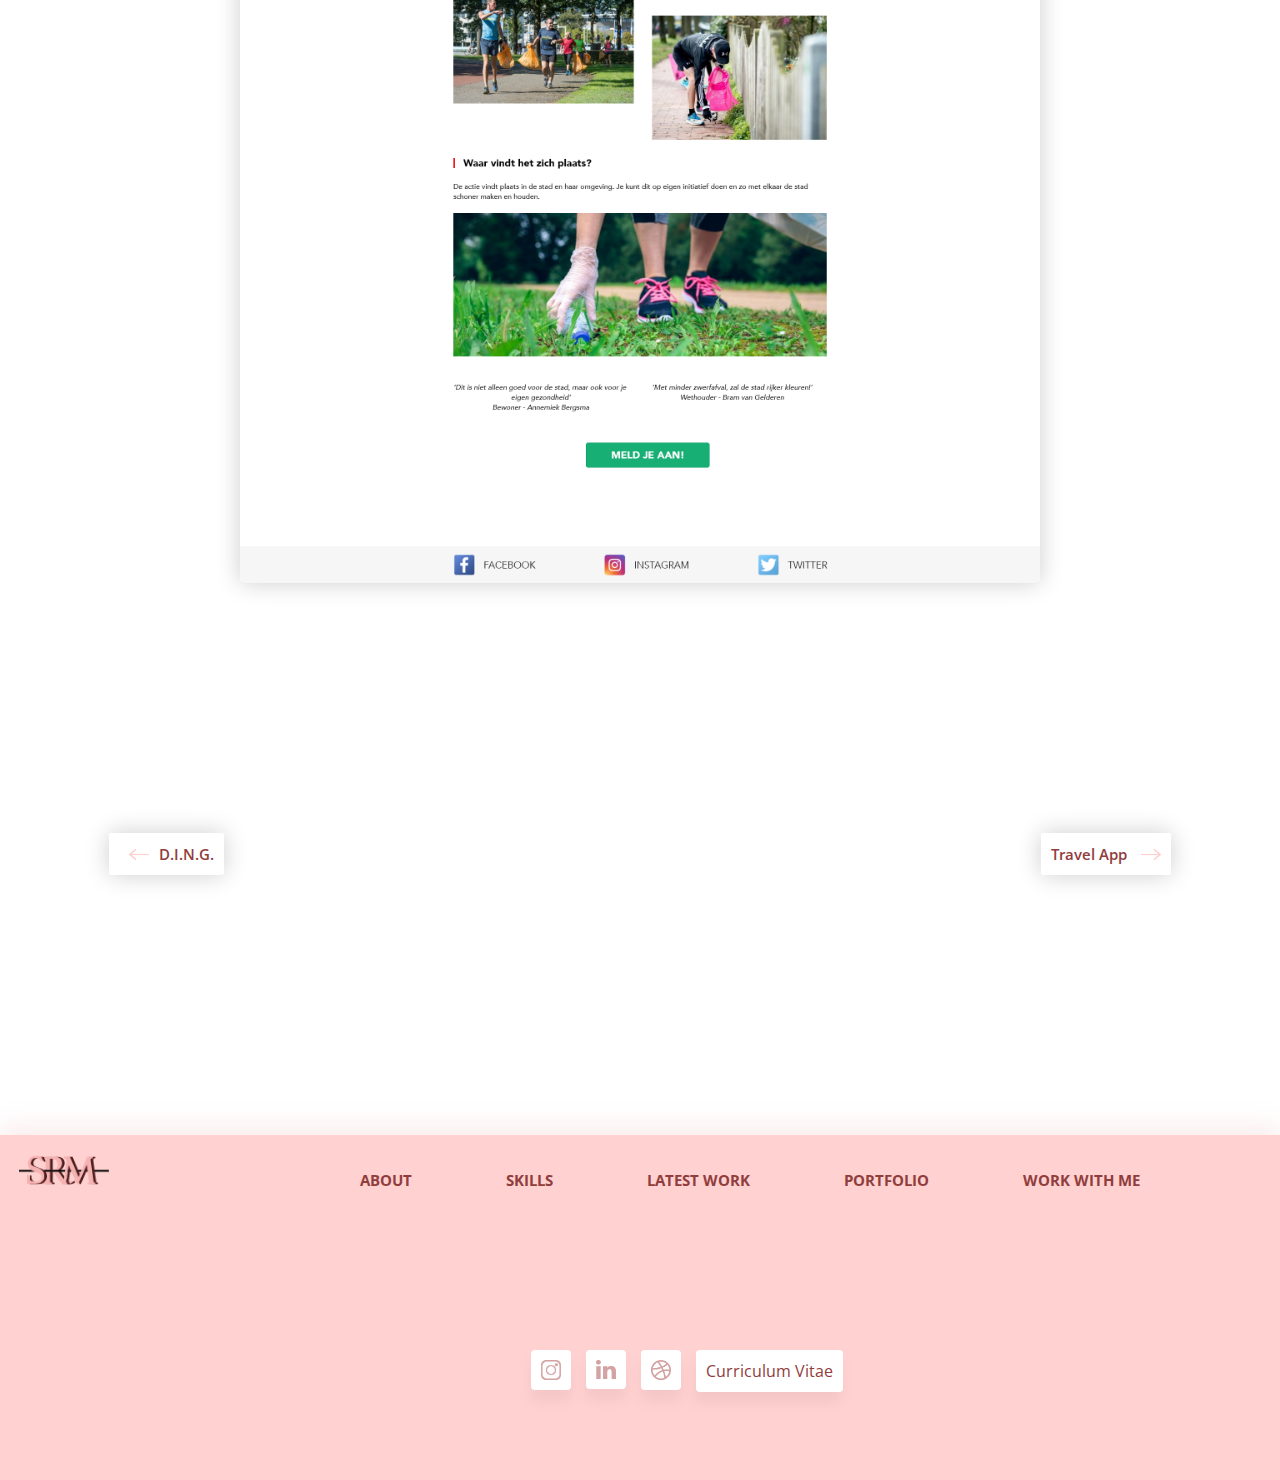
<file: iamsterdam.html>
<!DOCTYPE html>
<html lang="en">
<head>
    <meta charset="UTF-8">
    <title>SRM - I AMsterdam</title>
    <link href="styles/portfolio.css" type="text/css" rel="stylesheet"/>
    <link rel="preconnect" href="https://fonts.gstatic.com">
    <link href="https://fonts.googleapis.com/css2?family=Open+Sans:ital,wght@0,300;0,400;0,600;0,700;0,800;1,300&display=swap" rel="stylesheet">
    <meta name="viewport" content="width=device-width, initial-scale=1">
</head>
<body class="backgroundimg">
    <header>
        <nav>
            <a href="index.html"><img src="images/logoSRM.png" alt="SRM" title="" class="logo"></a>
            
            <div class="navulcont">
               <ul>
                <li><a href="index.html#about">About</a></li>
                <li><a href="index.html#about">Skills</a></li>
                <li><a href="latestwork.html">Latest Work</a></li>
                <li><a href="myportfolio.html"> Portfolio</a></li>
                <li><a href="workwithme.html">Work With Me</a></li>
               </ul>
            </div>
        </nav>
    </header> 
    
    <main>
        <article class="iamsterdam" id="page-h3">
             <h3>
                 I AMsterdam
             </h3>
            <div class="iamsterdam-intro">
                 <div class="iamsterdam-grid">
                     <img src="images/PlogDeDagDesktop.png" alt="" title="">
                     <p>
                         For this assignment we had to design a website that had the same design as that of I AMsterdam. It had to be a page that could easily fit on the site of I AMsterdam.
                         <br>
                         For this we had to take all kinds of elements from their website, choose which elements we would like to use and then apply them to our own website. We also had to indicate what the breakpoints were.
                     </p>
                     <img src="images/PlogDeDagDesktop.png" alt="">
                     <img src="images/PlogDeDagTablet.png" alt="">
                     <img src="images/PlogDeDagMobile%20%E2%80%93%20Breakpoint.png" alt="">
                     <img src="images/PlogDeDagMobile.png" alt="">
                </div>
        </div>
        
        <div class="iamsterdam-gallery">
             <img src="images/PlogDeDagDesktop.png" alt="">
        </div>
        
        </article>
        
        <div class="next-back-buttons">
            <div class="back-button">
            <a href="ding.html"><img src="images/arrowreversed.png" alt="arrow" title="" class="button-arrow" id="arrow-reversed">D.I.N.G.</a>
            </div> 
            
            <div class="next-button">
            <a href="travelapp.html">Travel App
            <img src="images/arrow.png" alt="arrow" title="" class="button-arrow"></a>
            </div> 
        
        </div>
    </main>
    
    <footer>
        <nav>
            <a href="index.html"><img src="images/logoSRM.png" alt="SRM" title="" class="logo"></a>
            
            <div class="navulcont">
               <ul>
                <li><a href="index.html#about">About</a></li>
                <li><a href="index.html#about">Skills</a></li>
                <li><a href="latestwork.html">Latest Work</a></li>
                <li><a href="myportfolio.html"> Portfolio</a></li>
                <li><a href="workwithme.html">Work With Me</a></li>
               </ul>
            </div>
        </nav>
        <div class="footerbuttons">
            <div class="socialmedia">
             <div class="socialmedia-cont">
                 <a href="https://www.instagram.com/salwaringim/" target="_blank"><img src="images/instagram.png" alt="instagram" class="socialmedia-icons"></a>
             </div>
             <div class="socialmedia-cont">
                 <a href="https://www.linkedin.com/in/salwa-ringim-mohammed-5527b91b9" target="_blank"><img src="images/linkedin.png" alt="linkedin" class="socialmedia-icons"></a>
             </div>
             <div class="socialmedia-cont">
                 <a href="https://dribbble.com/SalwaRM" target="_blank"><img src="images/dribbble.png" alt="dribbble" class="socialmedia-icons"></a>
             </div>
             <div class="socialmedia-cont" id="cv">
                 <a href="https://www.dropbox.com/s/cwaa9817lwu4qqt/CV.pdf?dl=0" target="_blank" ><p class="pdfs">Curriculum Vitae</p></a>
             </div>
             </div>
        </div>
    </footer>
</body>
</html>
</file>
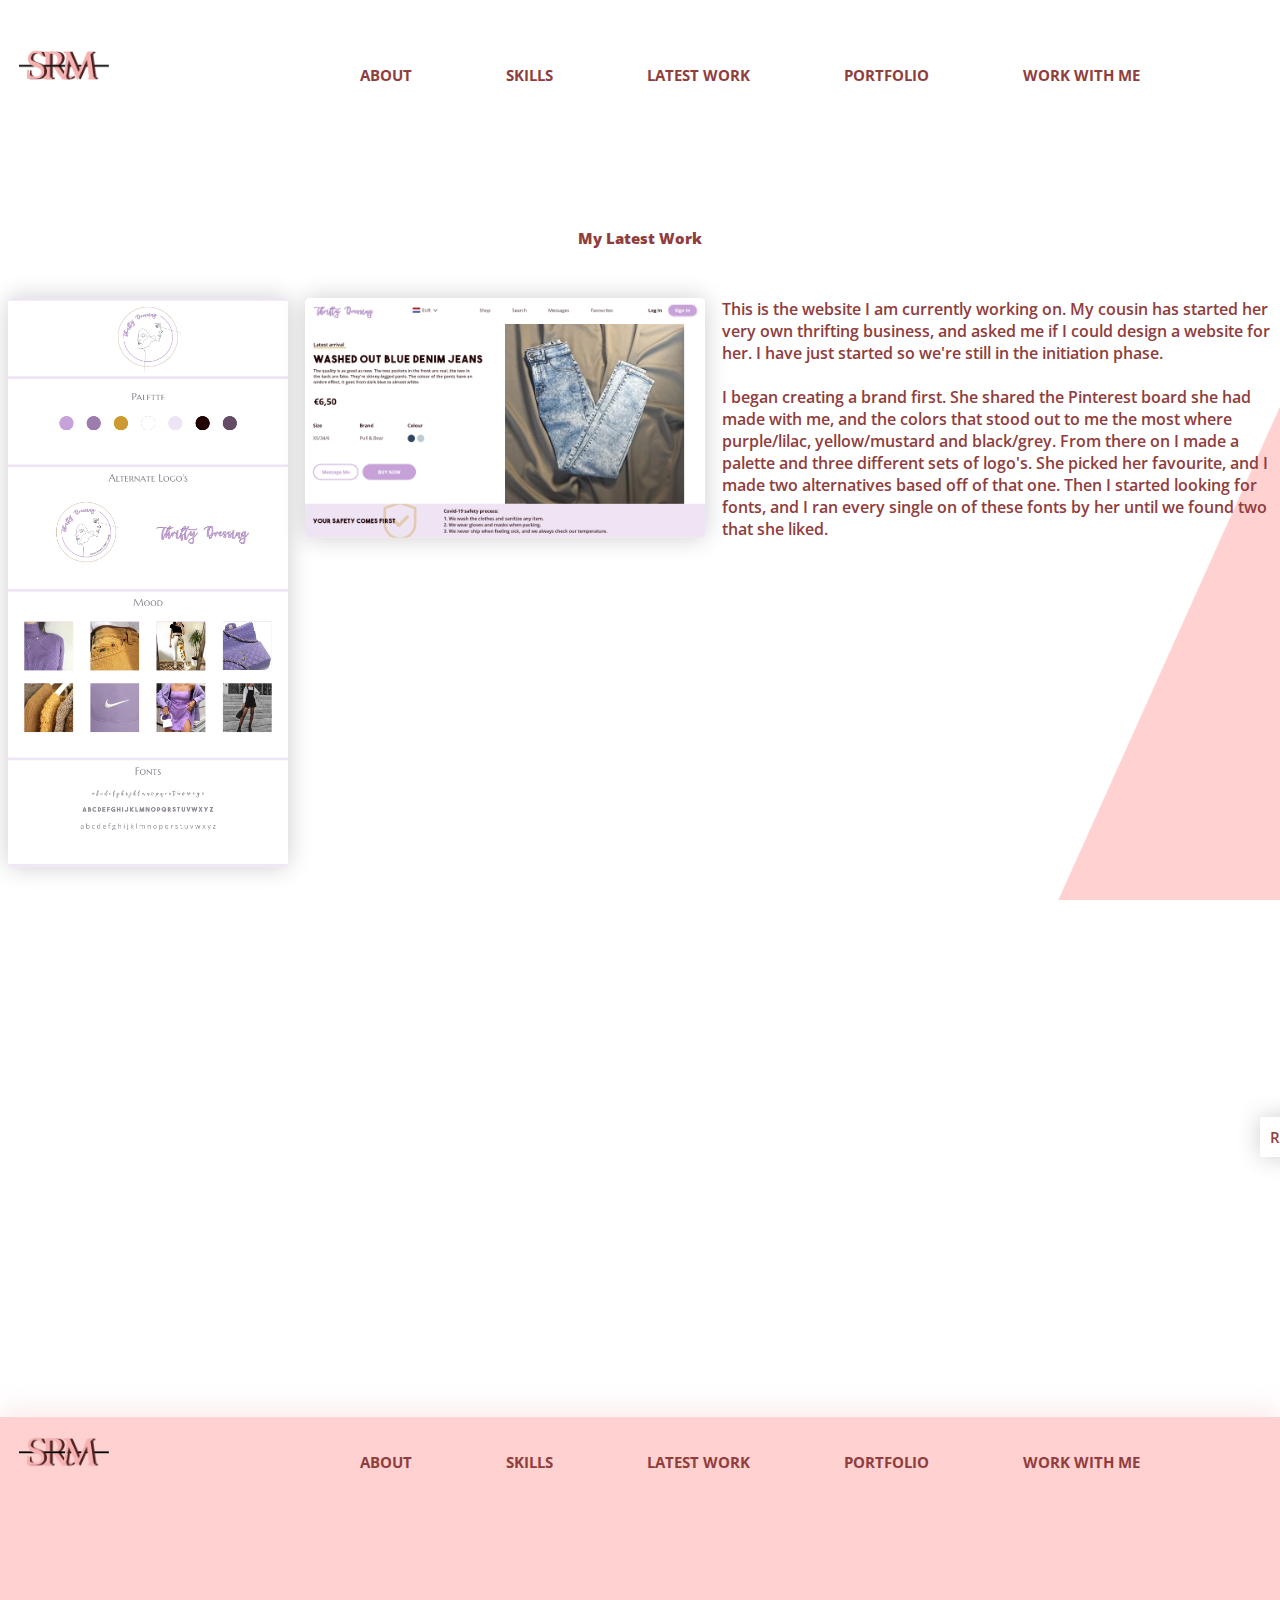
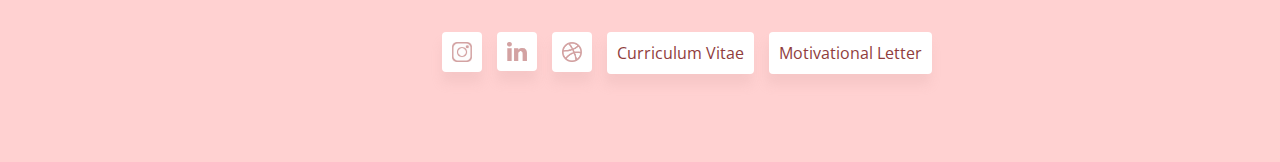
<file: latestwork.html>
<!DOCTYPE html>
<html lang="en">
<head>
    <meta charset="UTF-8">
    <title>SRM - My Latest Work</title>
    <link href="styles/portfolio.css" type="text/css" rel="stylesheet"/>
    <link rel="preconnect" href="https://fonts.gstatic.com">
    <link href="https://fonts.googleapis.com/css2?family=Open+Sans:ital,wght@0,300;0,400;0,600;0,700;0,800;1,300&display=swap" rel="stylesheet">
    <meta name="viewport" content="width=device-width, initial-scale=1">
</head>

<body class="backgroundimg">
    <header>
        <nav>
            <a href="index.html"><img src="images/logoSRM.png" alt="SRM" title="" class="logo"></a>
            
            <div class="navulcont">
               <ul>
                <li><a href="index.html#about">About</a></li>
                <li><a href="index.html#about">Skills</a></li>
                <li><a href="latestwork.html">Latest Work</a></li>
                <li><a href="myportfolio.html"> Portfolio</a></li>
                <li><a href="workwithme.html">Work With Me</a></li>
               </ul>
            </div>
        </nav>
    </header> 
    
    <main class="latestwork-main">
        <article class="latestwork-page">
           <h3>
               My Latest Work
           </h3>
           
           <div class="latestwork-flex">
               <img src="images/souhabranding.png" alt="Branding" title="">
               <img src="images/souhaweb.png" alt="Website" title="">
               <p>
                   This is the website I am currently working on. My cousin has started her very own thrifting business, and asked me if I could design a website for her. I have just started so we're still in the initiation phase.
                    <br> <br>
                   I began creating a brand first. She shared the Pinterest board she had made with me, and the colors that stood out to me the most where purple/lilac, yellow/mustard and black/grey. From there on I made a palette and three different sets of logo's. She picked her favourite, and I made two alternatives based off of that one. Then I started looking for fonts, and I ran every single on of these fonts by her until we found two that she liked.
               </p>
           </div>
        </article> 
       
        <div class="next-button" id="next-back-buttons">
            <a href="remmor.html">REMMOR
            <img src="images/arrow.png" alt="arrow" title="" class="button-arrow"></a>
        </div> 
    </main>
    
    <footer>
        <nav>
            <a href="index.html"><img src="images/logoSRM.png" alt="SRM" title="" class="logo"></a>
            
            <div class="navulcont">
               <ul>
                <li><a href="index.html#about">About</a></li>
                <li><a href="index.html#about">Skills</a></li>
                <li><a href="latestwork.html">Latest Work</a></li>
                <li><a href="myportfolio.html"> Portfolio</a></li>
                <li><a href="workwithme.html">Work With Me</a></li>
               </ul>
            </div>
        </nav>
        <div class="footerbuttons">
            <div class="socialmedia">
             <div class="socialmedia-cont">
                 <a href="https://www.instagram.com/salwaringim/" target="_blank"><img src="images/instagram.png" alt="instagram" class="socialmedia-icons"></a>
             </div>
             <div class="socialmedia-cont">
                 <a href="https://www.linkedin.com/in/salwa-ringim-mohammed-5527b91b9" target="_blank"><img src="images/linkedin.png" alt="linkedin" class="socialmedia-icons"></a>
             </div>
             <div class="socialmedia-cont">
                 <a href="https://dribbble.com/SalwaRM" target="_blank"><img src="images/dribbble.png" alt="dribbble" class="socialmedia-icons"></a>
             </div>
             <div class="socialmedia-cont" id="cv">
                 <a href="https://www.dropbox.com/s/cwaa9817lwu4qqt/CV.pdf?dl=0" target="_blank"><p class="pdfs">Curriculum Vitae</p></a>
             </div>
             <div class="socialmedia-cont" id="motivation">
                 <a href="https://www.dropbox.com/s/9qcie8vivu62ter/Motivational_Letter.pdf?dl=0" target="_blank"><p class="pdfs">Motivational Letter</p></a>
             </div>
         </div>
        </div>
    </footer>
</body>
</html>
</file>
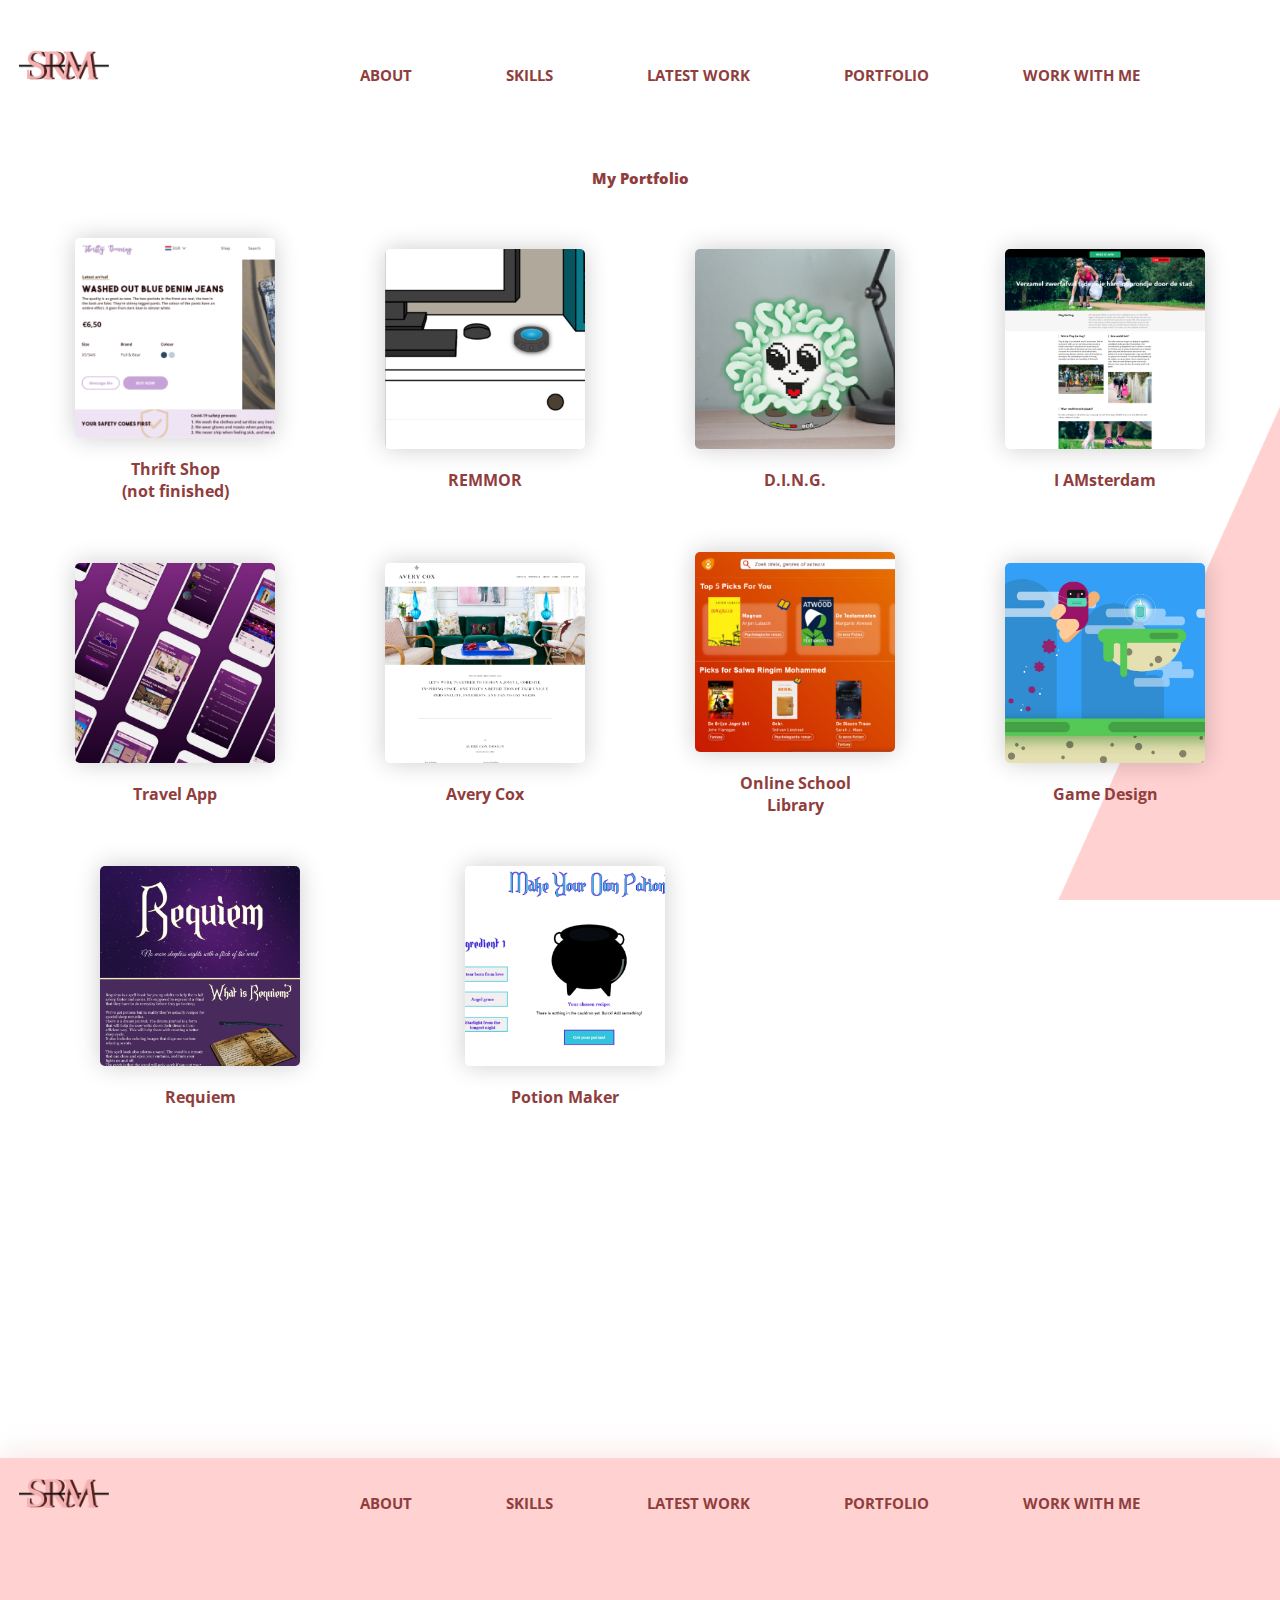
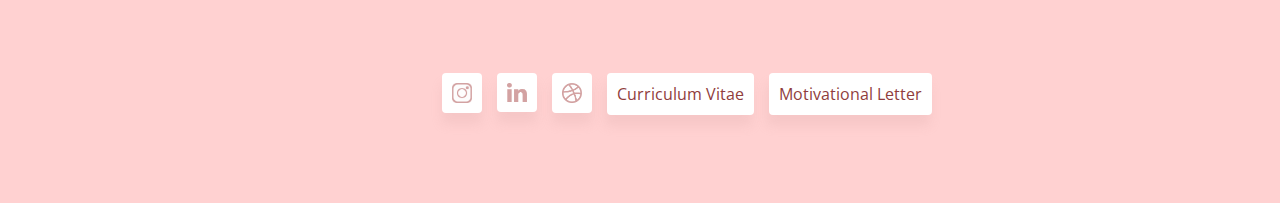
<file: myportfolio.html>
<!DOCTYPE html>
<html lang="en">
<head>
    <meta charset="UTF-8">
    <title>SRM - My Portfolio</title>
    <link href="styles/portfolio.css" type="text/css" rel="stylesheet"/>
    <link rel="preconnect" href="https://fonts.gstatic.com">
    <link href="https://fonts.googleapis.com/css2?family=Open+Sans:ital,wght@0,300;0,400;0,600;0,700;0,800;1,300&display=swap" rel="stylesheet">
    <meta name="viewport" content="width=device-width, initial-scale=1">
</head>
<body class="backgroundimg">
    <header>
        <nav>
            <a href="index.html"><img src="images/logoSRM.png" alt="SRM" title="" class="logo"></a>
            
            <div class="navulcont">
               <ul>
                <li><a href="index.html#about">About</a></li>
                <li><a href="index.html#about">Skills</a></li>
                <li><a href="latestwork.html">Latest Work</a></li>
                <li><a href="myportfolio.html"> Portfolio</a></li>
                <li><a href="workwithme.html">Work With Me</a></li>
               </ul>
            </div>
        </nav>
    </header> 
    
    <main>
        <article class="portfolio-page">
             <h3>
                 My Portfolio
             </h3>
             
             <div class="thumbnails" id="thumbnails">
                <div class="thumbnail-center">
                     <a href="latestwork.html"><img src="images/souhathumbnail.png" alt="Thrift Shop" title="" class="thumbnail">
                     <p>Thrift Shop
                     <br>
                     (not finished)
                     </p></a>
                </div>
                <div class="thumbnail-center">
                     <a href="remmor.html"><img src="images/remmorthumbnail.png" alt="Thrift Shop" title="" class="thumbnail">
                     <p>REMMOR</p></a>
                </div>
                <div class="thumbnail-center">
                     <a href="ding.html"><img src="images/dingthumbnail.png" alt="Thrift Shop" title="" class="thumbnail">
                     <p>D.I.N.G.</p></a>
                </div>
                <div class="thumbnail-center">
                     <a href="iamsterdam.html"> <img src="images/IAMthumbnail.png" alt="I AMsterdam" title="" class="thumbnail">
                     <p>I AMsterdam</p></a>
                </div>
                
             </div>
             
             <div class="thumbnails" id="thumbnails2">
               <div class="thumbnail-center">
                     <a href="travelapp.html"><img src="images/webthumbnail.png" alt="Travel App" title="" class="thumbnail">
                     <p>Travel App</p></a>
                </div>
                <div class="thumbnail-center">
                     <a href="averycox.html"> <img src="images/avery.png" alt="Avery Cox" title="" class="thumbnail">
                     <p>Avery Cox</p></a>
                </div>
                <div class="thumbnail-center">
                     <a href="onlineschoollibrary.html"><img src="images/OSLthumbnail.png" alt="Online School Library" title="" class="thumbnail">
                     <p>Online School
                     <br>
                     Library
                     </p></a>
                </div>
                <div class="thumbnail-center">
                     <a href="gamedesign.html"><img src="images/game.png" alt="Game Design" title="" class="thumbnail">
                     <p>Game Design</p></a>
                 </div>
             </div>
             
             <div class="thumbnails" id="thumbnails3">
                 <div class="thumbnail-center">
                     <a href="requiem.html"><img src="images/requiem.png" alt="Requiem" title="" class="thumbnail">
                     <p>Requiem</p></a>
                </div>
                <div class="thumbnail-center">
                     <a href="potionmaker.html"><img src="images/potion.png" alt="Potion Maker" title="" class="thumbnail">
                     <p>Potion Maker</p></a>
                </div>
             </div>
         </article>
    </main>
    
    <footer>
        <nav>
            <a href="index.html"><img src="images/logoSRM.png" alt="SRM" title="" class="logo"></a>
            
            <div class="navulcont">
               <ul>
                <li><a href="index.html#about">About</a></li>
                <li><a href="index.html#about">Skills</a></li>
                <li><a href="latestwork.html">Latest Work</a></li>
                <li><a href="myportfolio.html"> Portfolio</a></li>
                <li><a href="workwithme.html">Work With Me</a></li>
               </ul>
            </div>
        </nav>
        <div class="footerbuttons">
            <div class="socialmedia">
             <div class="socialmedia-cont">
                 <a href="https://www.instagram.com/salwaringim/" target="_blank"><img src="images/instagram.png" alt="instagram" class="socialmedia-icons"></a>
             </div>
             <div class="socialmedia-cont">
                 <a href="https://www.linkedin.com/in/salwa-ringim-mohammed-5527b91b9" target="_blank"><img src="images/linkedin.png" alt="linkedin" class="socialmedia-icons"></a>
             </div>
             <div class="socialmedia-cont">
                 <a href="https://dribbble.com/SalwaRM" target="_blank"><img src="images/dribbble.png" alt="dribbble" class="socialmedia-icons"></a>
             </div>
             <div class="socialmedia-cont" id="cv">
                 <a href="https://www.dropbox.com/s/cwaa9817lwu4qqt/CV.pdf?dl=0" target="_blank"><p class="pdfs">Curriculum Vitae</p></a>
             </div>
             <div class="socialmedia-cont" id="motivation">
                 <a href="https://www.dropbox.com/s/9qcie8vivu62ter/Motivational_Letter.pdf?dl=0" target="_blank"><p class="pdfs">Motivational Letter</p></a>
             </div>
         </div>
        </div>
    </footer>
</body>
</html>
</file>
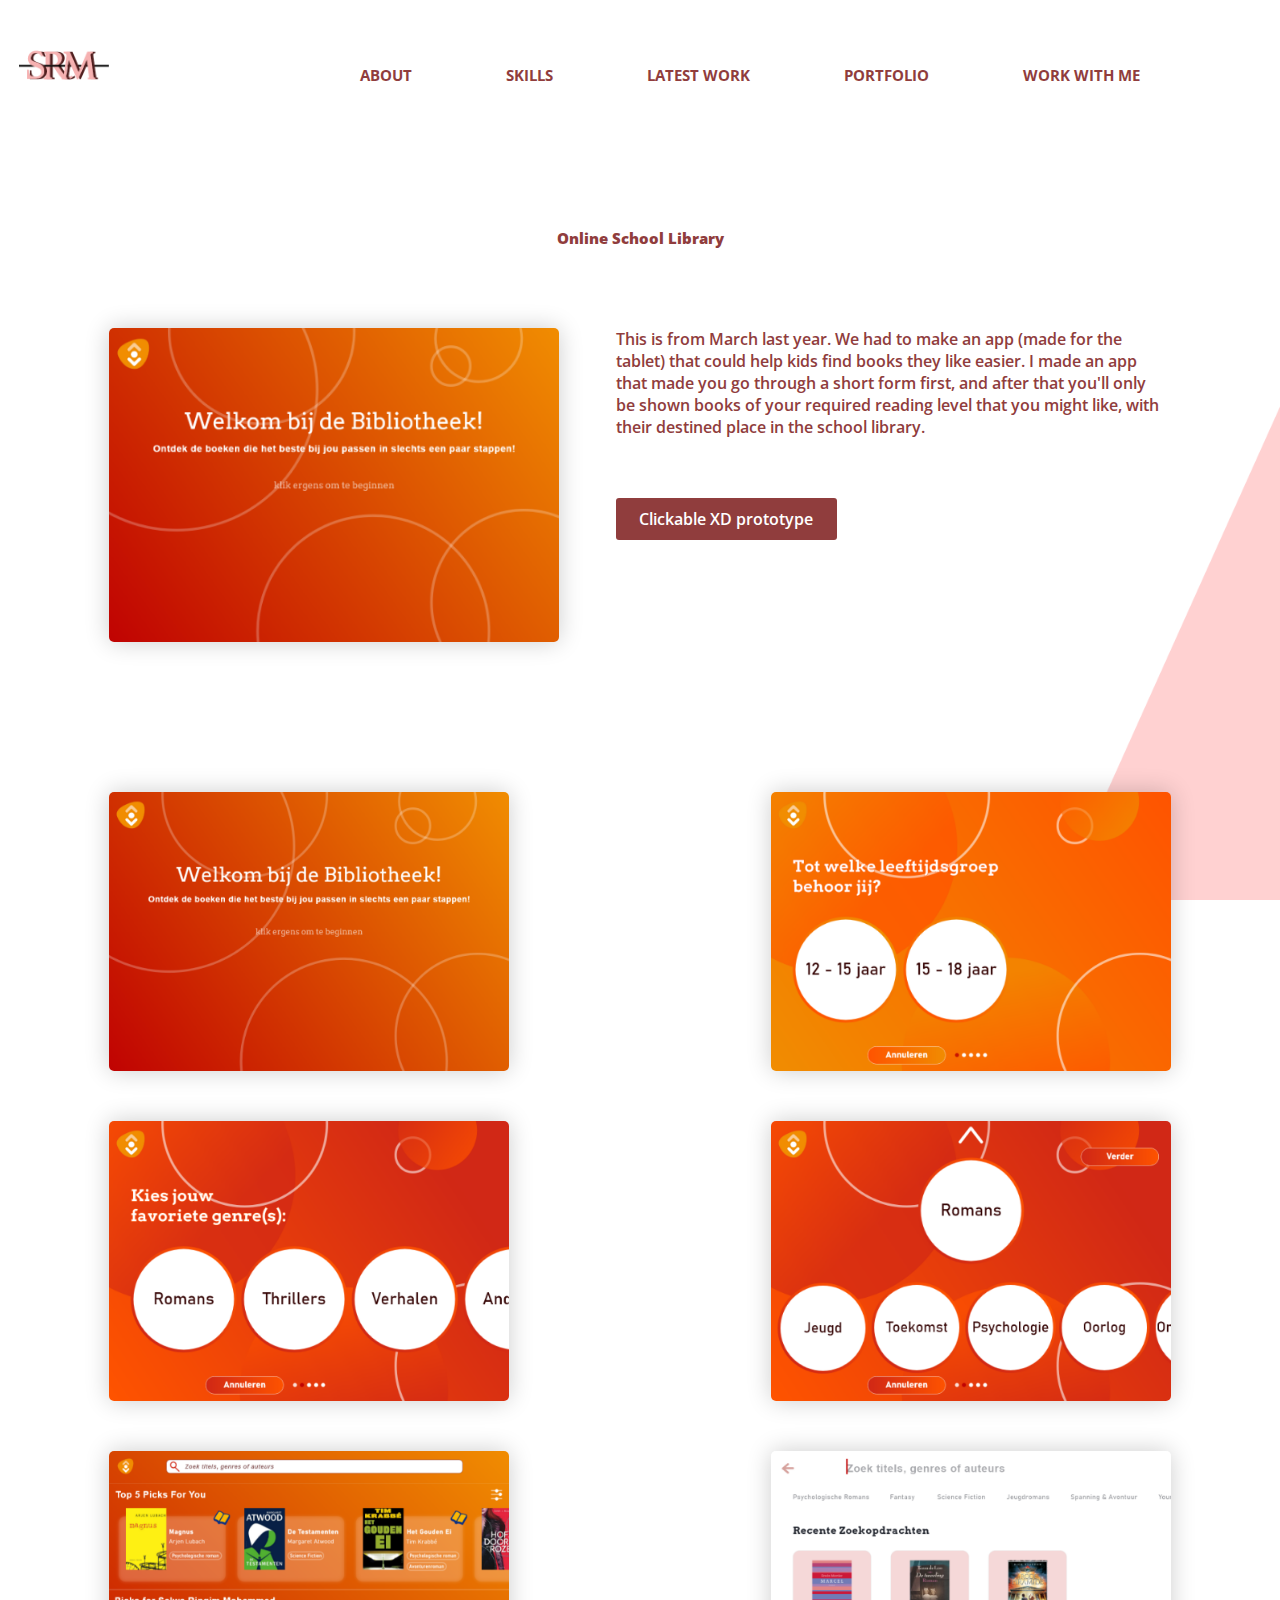
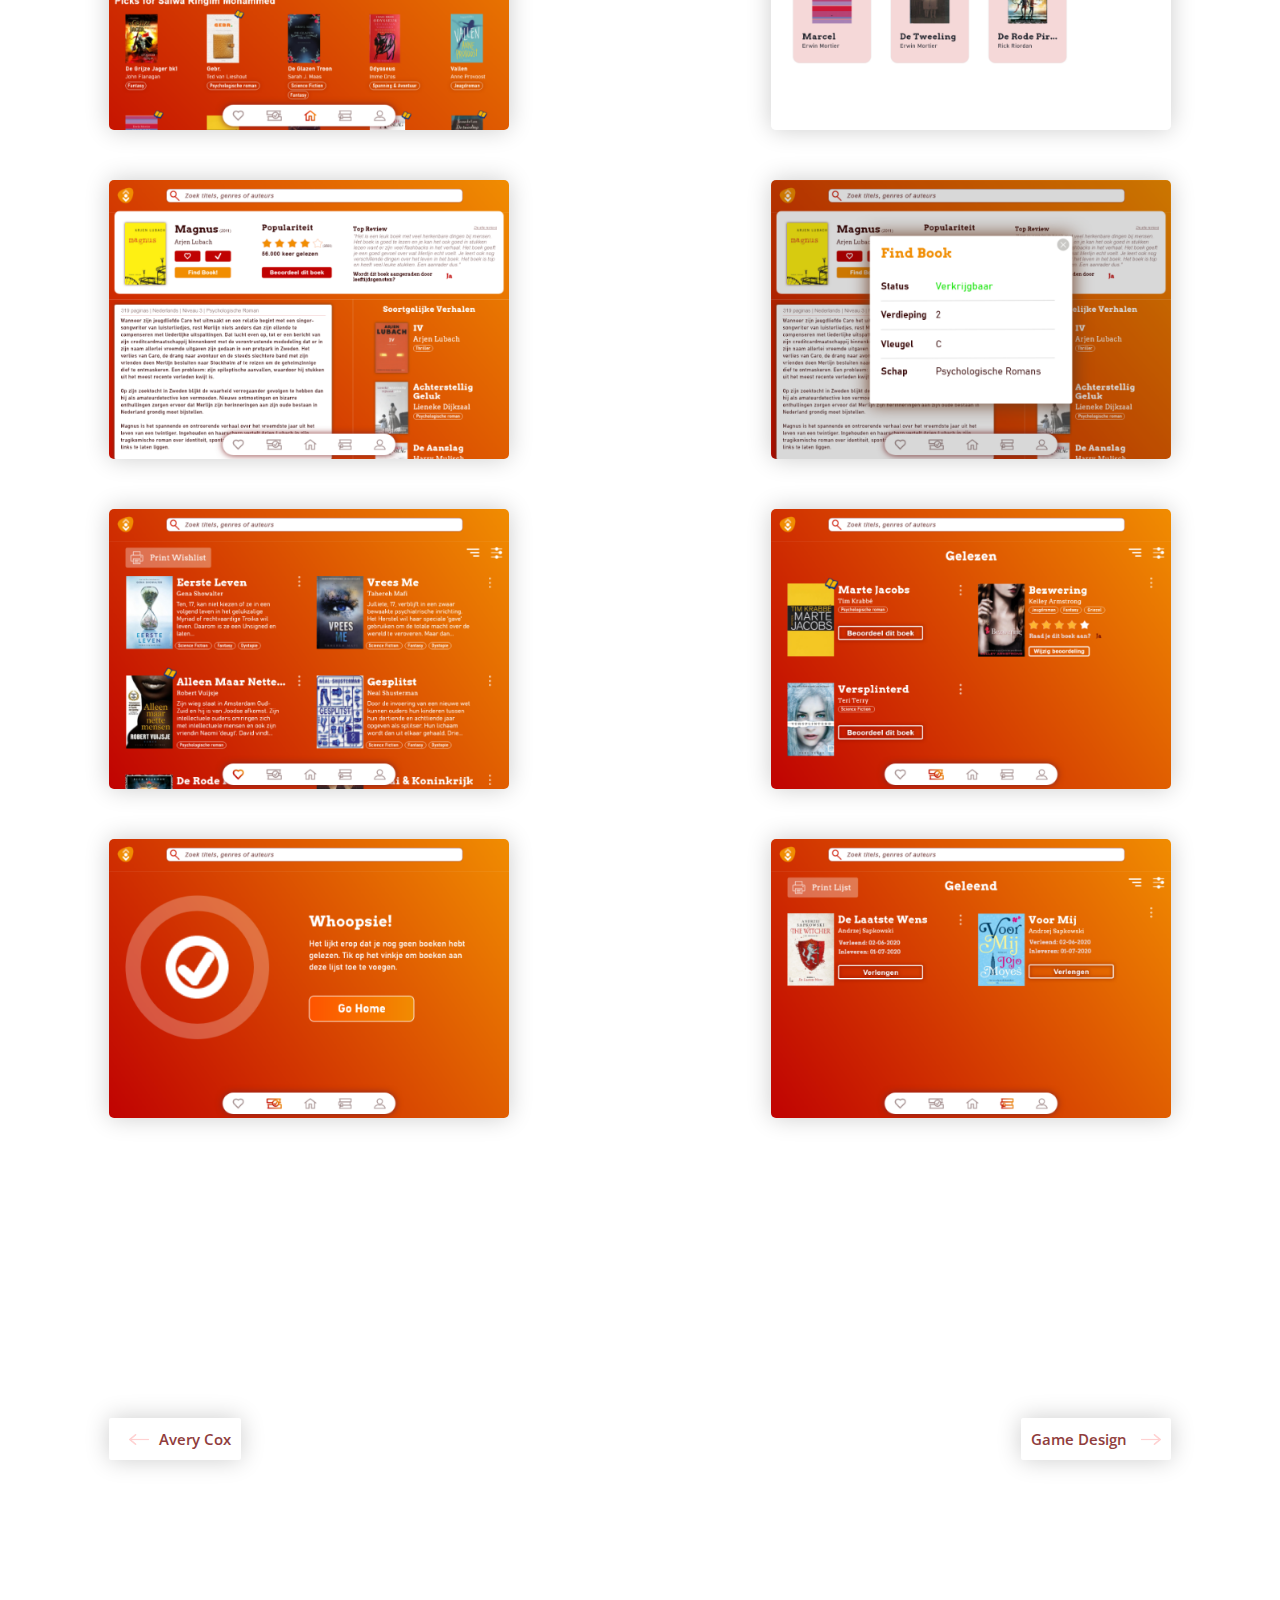
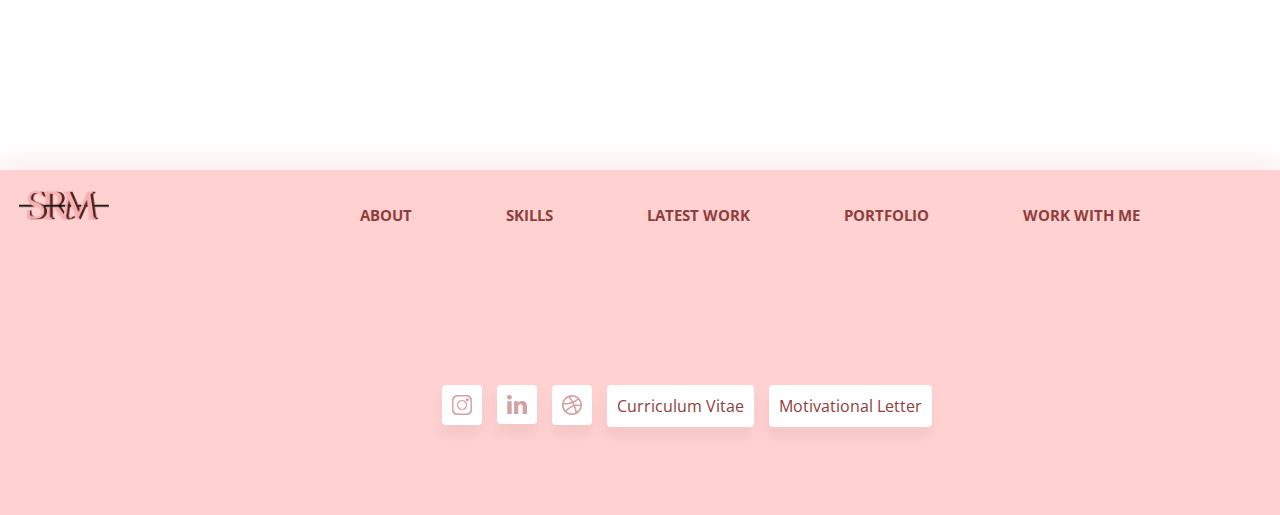
<file: onlineschoollibrary.html>
<!DOCTYPE html>
<html lang="en">
<head>
    <meta charset="UTF-8">
    <title>SRM - Online School Library</title>
    <link href="styles/portfolio.css" type="text/css" rel="stylesheet"/>
    <link rel="preconnect" href="https://fonts.gstatic.com">
    <link href="https://fonts.googleapis.com/css2?family=Open+Sans:ital,wght@0,300;0,400;0,600;0,700;0,800;1,300&display=swap" rel="stylesheet">
    <meta name="viewport" content="width=device-width, initial-scale=1">
</head>
<body class="backgroundimg">
    <header>
        <nav>
            <a href="index.html"><img src="images/logoSRM.png" alt="SRM" title="" class="logo"></a>
            
            <div class="navulcont">
               <ul>
                <li><a href="index.html#about">About</a></li>
                <li><a href="index.html#about">Skills</a></li>
                <li><a href="latestwork.html">Latest Work</a></li>
                <li><a href="myportfolio.html"> Portfolio</a></li>
                <li><a href="workwithme.html">Work With Me</a></li>
               </ul>
            </div>
        </nav>
    </header> 
    
    <main>
        <article class="osl" id="page-h3">
            <h3>
                Online School Library
            </h3>
            
            <div class="osl-grid">
                <img src="images/OSLstart.png" alt="">
                <p>
                    This is from March last year. We had to make an app (made for the tablet) that could help kids find books they like easier. I made an app that made you go through a short form first, and after that you'll only be shown books of your required reading level that you might like, with their destined place in the school library.
                </p>
                <a href="https://xd.adobe.com/view/c57358fe-3d2d-41e4-90eb-c707e71c4e11-9020/" class="xd-proto" target="_blank">Clickable XD prototype</a>
            </div>
            
            <div class="osl-gallery">
                <img src="images/OSLstart.png" alt="">
                <img src="images/OSL1.png" alt="">
                <img src="images/OSL2.png" alt="">
                <img src="images/OSL3.png" alt="">
                <img src="images/OSLhome.png" alt="">
                <img src="images/OSLsearch.png" alt="">
                <img src="images/OSLbook.png" alt="">
                <img src="images/OSLoptions.png" alt="">
                <img src="images/OSLwishlist.png" alt="">
                <img src="images/OSLread.png" alt="">
                <img src="images/OSLzero.png" alt="">
                <img src="images/OSLlend.png" alt="">
            </div>
            
            <div class="next-back-buttons">
            <div class="back-button">
            <a href="averycox.html"><img src="images/arrowreversed.png" alt="arrow" title="" class="button-arrow" id="arrow-reversed">Avery Cox</a>
            </div> 
            
            <div class="next-button">
            <a href="gamedesign.html">Game Design
            <img src="images/arrow.png" alt="arrow" title="" class="button-arrow"></a>
            </div> 
        </div>
        </article>
    </main>
    
     <footer>
        <nav>
            <a href="index.html"><img src="images/logoSRM.png" alt="SRM" title="" class="logo"></a>
            
            <div class="navulcont">
               <ul>
                <li><a href="index.html#about">About</a></li>
                <li><a href="index.html#about">Skills</a></li>
                <li><a href="latestwork.html">Latest Work</a></li>
                <li><a href="myportfolio.html"> Portfolio</a></li>
                <li><a href="workwithme.html">Work With Me</a></li>
               </ul>
            </div>
        </nav>
        <div class="footerbuttons">
            <div class="socialmedia">
             <div class="socialmedia-cont">
                 <a href="https://www.instagram.com/salwaringim/" target="_blank"><img src="images/instagram.png" alt="instagram" class="socialmedia-icons"></a>
             </div>
             <div class="socialmedia-cont">
                 <a href="https://www.linkedin.com/in/salwa-ringim-mohammed-5527b91b9" target="_blank"><img src="images/linkedin.png" alt="linkedin" class="socialmedia-icons"></a>
             </div>
             <div class="socialmedia-cont">
                 <a href="https://dribbble.com/SalwaRM" target="_blank"><img src="images/dribbble.png" alt="dribbble" class="socialmedia-icons"></a>
             </div>
             <div class="socialmedia-cont" id="cv">
                 <a href="https://www.dropbox.com/s/cwaa9817lwu4qqt/CV.pdf?dl=0" target="_blank"><p class="pdfs">Curriculum Vitae</p></a>
             </div>
             <div class="socialmedia-cont" id="motivation">
                 <a href="https://www.dropbox.com/s/9qcie8vivu62ter/Motivational_Letter.pdf?dl=0" target="_blank"><p class="pdfs">Motivational Letter</p></a>
             </div>
         </div>
        </div>
    </footer>
</body>
</html>
</file>
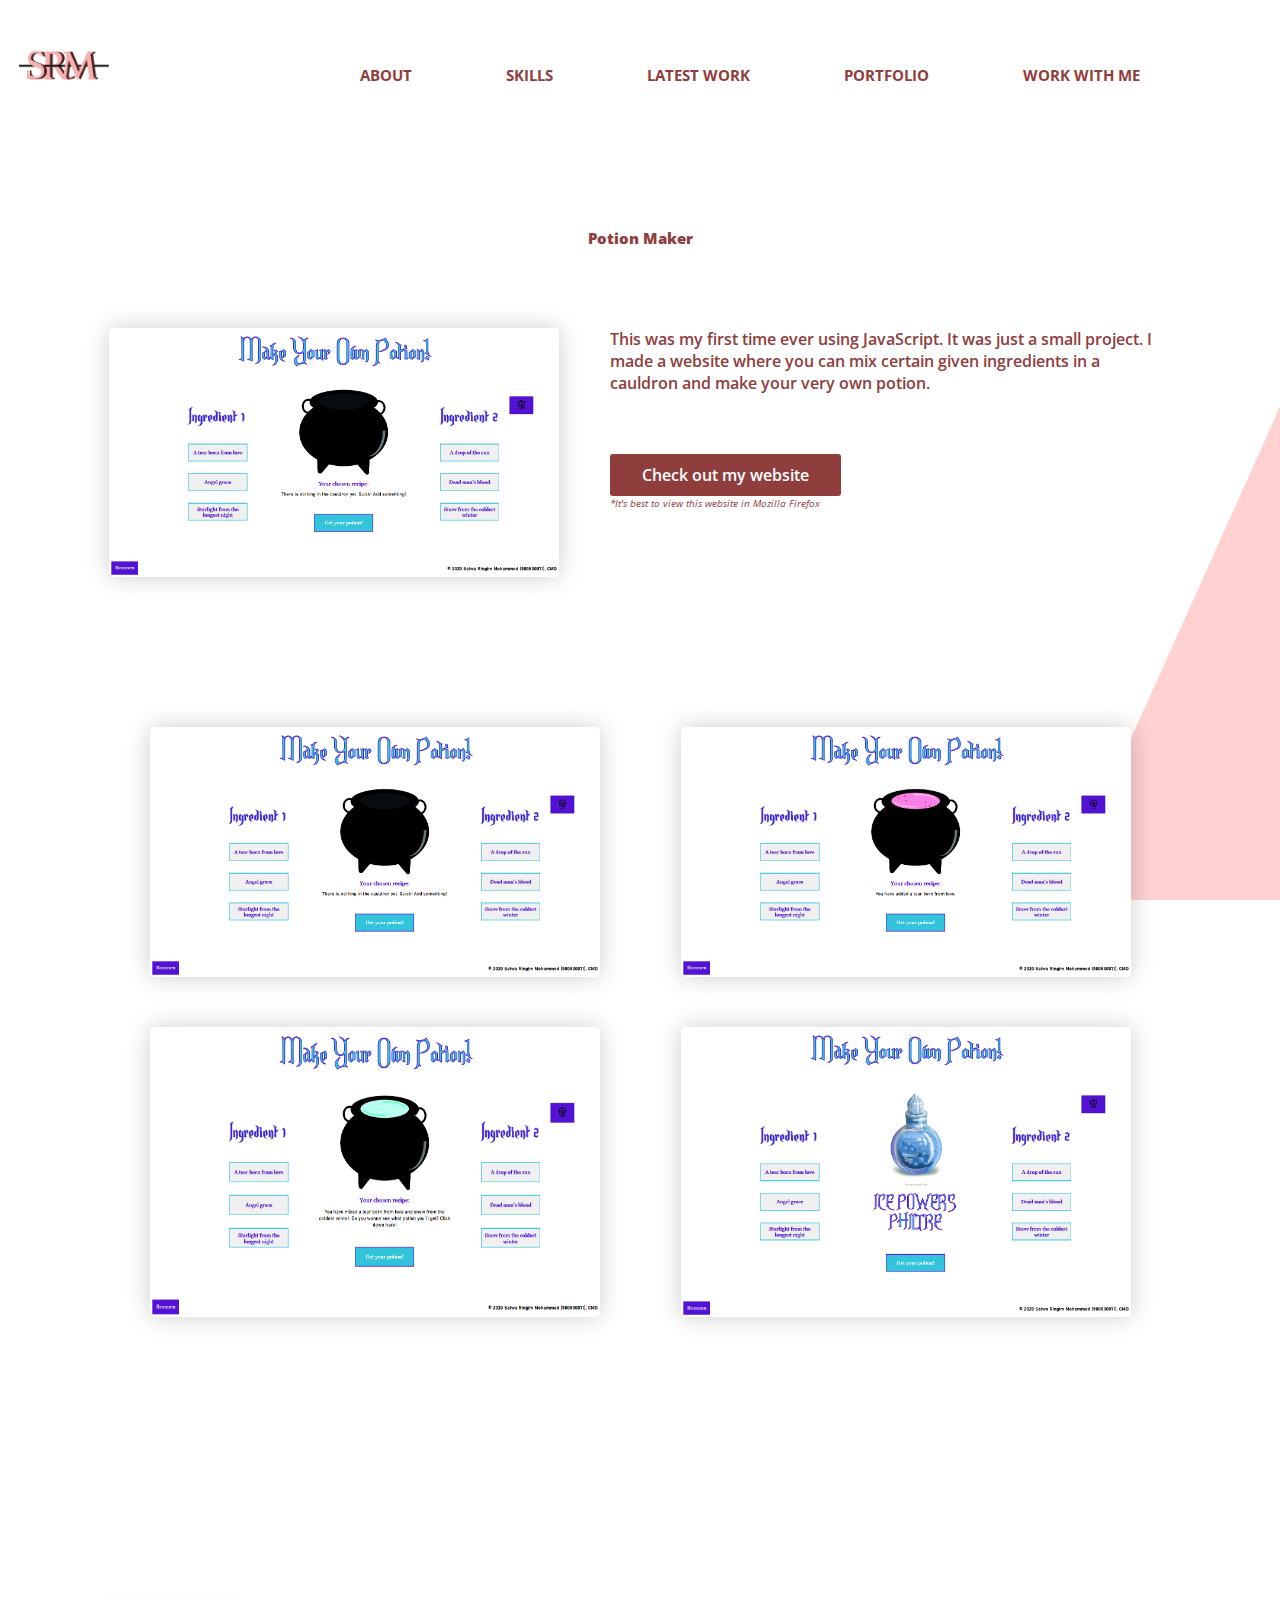
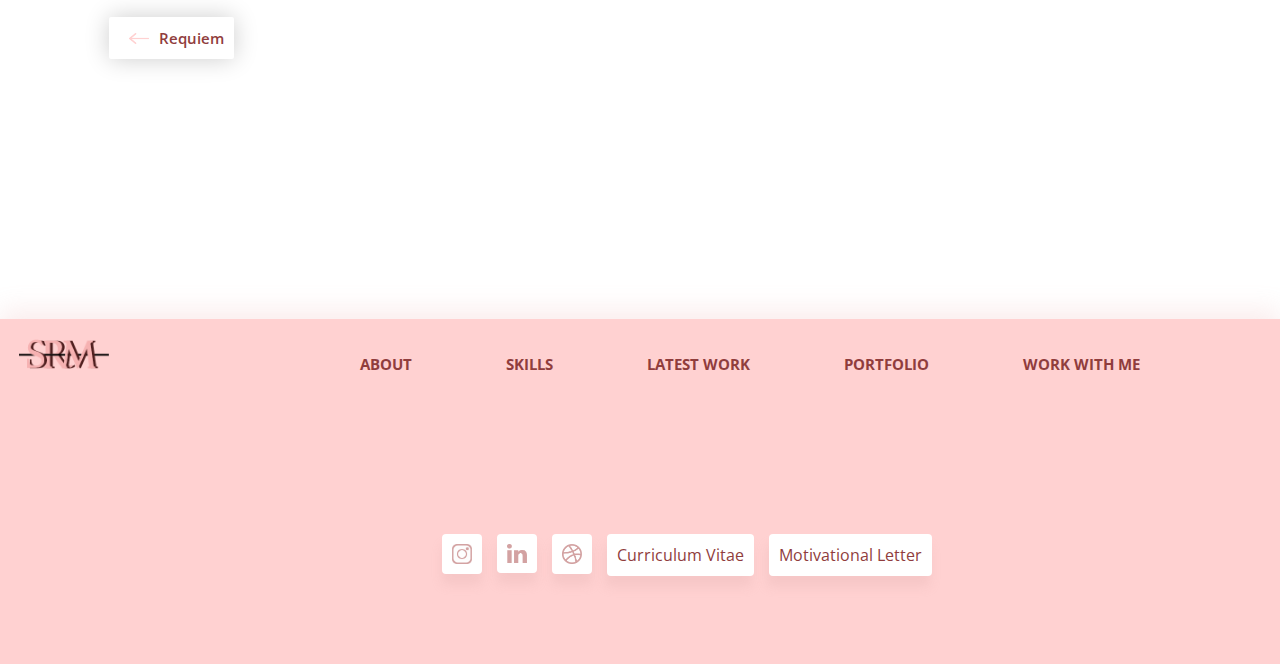
<file: potionmaker.html>
<!DOCTYPE html>
<html lang="en">
<head>
    <meta charset="UTF-8">
    <title>SRM - Potion Maker</title>
    <link href="styles/portfolio.css" type="text/css" rel="stylesheet"/>
    <link rel="preconnect" href="https://fonts.gstatic.com">
    <link href="https://fonts.googleapis.com/css2?family=Open+Sans:ital,wght@0,300;0,400;0,600;0,700;0,800;1,300&display=swap" rel="stylesheet">
    <meta name="viewport" content="width=device-width, initial-scale=1">
</head>
<body class="backgroundimg">
    <header>
        <nav>
            <a href="index.html"><img src="images/logoSRM.png" alt="SRM" title="" class="logo"></a>
            
            <div class="navulcont">
               <ul>
                <li><a href="index.html#about">About</a></li>
                <li><a href="index.html#about">Skills</a></li>
                <li><a href="latestwork.html">Latest Work</a></li>
                <li><a href="myportfolio.html"> Portfolio</a></li>
                <li><a href="workwithme.html">Work With Me</a></li>
               </ul>
            </div>
        </nav>
    </header>
    
    <main>
        <article class="potion" id="page-h3">
            <h3>
                Potion Maker
            </h3>
            
            <div class="potion-grid">
                <img src="images/potion1.png" alt="">
                <p>
                    This was my first time ever using JavaScript. It was just a small project. I made a website where you can mix certain given ingredients in a cauldron and make your very own potion.
                </p>
                <a href="https://salwaringimmohammed.github.io/Cauldron/" class="xd-proto" target="_blank">Check out my website</a>
                <div class="p">*It's best to view this website in Mozilla Firefox</div>
            </div>
            
            <div class="potion-gallery">
                <img src="images/potion1.png" alt="">
                <img src="images/potion2.png" alt="">
                <img src="images/potion3.png" alt="">
                <img src="images/potion4.png" alt="">
            </div>
        </article>
        
        <div class="next-back-buttons">
            <div class="back-button">
            <a href="requiem.html"><img src="images/arrowreversed.png" alt="arrow" title="" class="button-arrow" id="arrow-reversed">Requiem</a>
            </div>        
        </div>
    </main>
    
    <footer>
        <nav>
            <a href="index.html"><img src="images/logoSRM.png" alt="SRM" title="" class="logo"></a>
            
            <div class="navulcont">
               <ul>
                <li><a href="index.html#about">About</a></li>
                <li><a href="index.html#about">Skills</a></li>
                <li><a href="latestwork.html">Latest Work</a></li>
                <li><a href="myportfolio.html"> Portfolio</a></li>
                <li><a href="workwithme.html">Work With Me</a></li>
               </ul>
            </div>
        </nav>
        <div class="footerbuttons">
            <div class="socialmedia">
             <div class="socialmedia-cont">
                 <a href="https://www.instagram.com/salwaringim/" target="_blank"><img src="images/instagram.png" alt="instagram" class="socialmedia-icons"></a>
             </div>
             <div class="socialmedia-cont">
                 <a href="https://www.linkedin.com/in/salwa-ringim-mohammed-5527b91b9" target="_blank"><img src="images/linkedin.png" alt="linkedin" class="socialmedia-icons"></a>
             </div>
             <div class="socialmedia-cont">
                 <a href="https://dribbble.com/SalwaRM" target="_blank"><img src="images/dribbble.png" alt="dribbble" class="socialmedia-icons"></a>
             </div>
             <div class="socialmedia-cont" id="cv">
                 <a href="https://www.dropbox.com/s/cwaa9817lwu4qqt/CV.pdf?dl=0" target="_blank"><p class="pdfs">Curriculum Vitae</p></a>
             </div>
             <div class="socialmedia-cont" id="motivation">
                 <a href="https://www.dropbox.com/s/9qcie8vivu62ter/Motivational_Letter.pdf?dl=0" target="_blank"><p class="pdfs">Motivational Letter</p></a>
             </div>
         </div>
        </div>
    </footer>
</body>
</html>
</file>
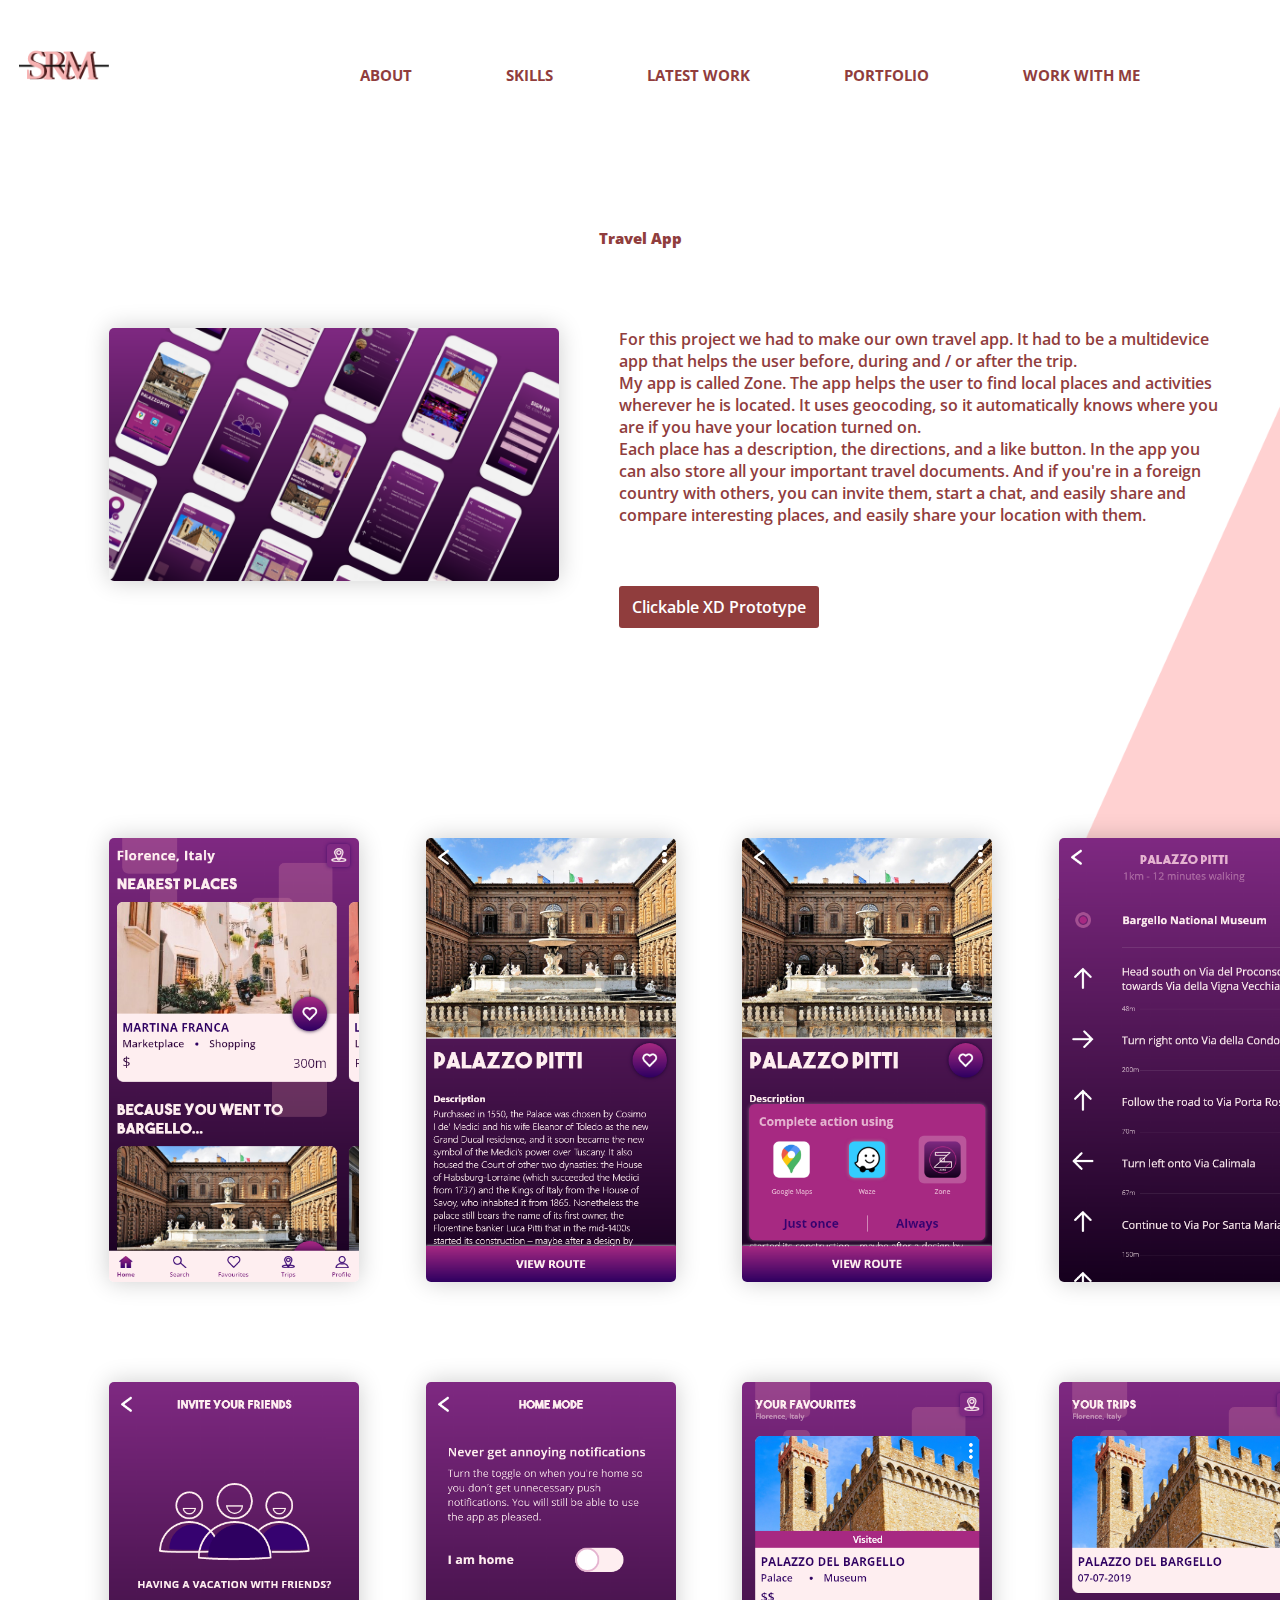
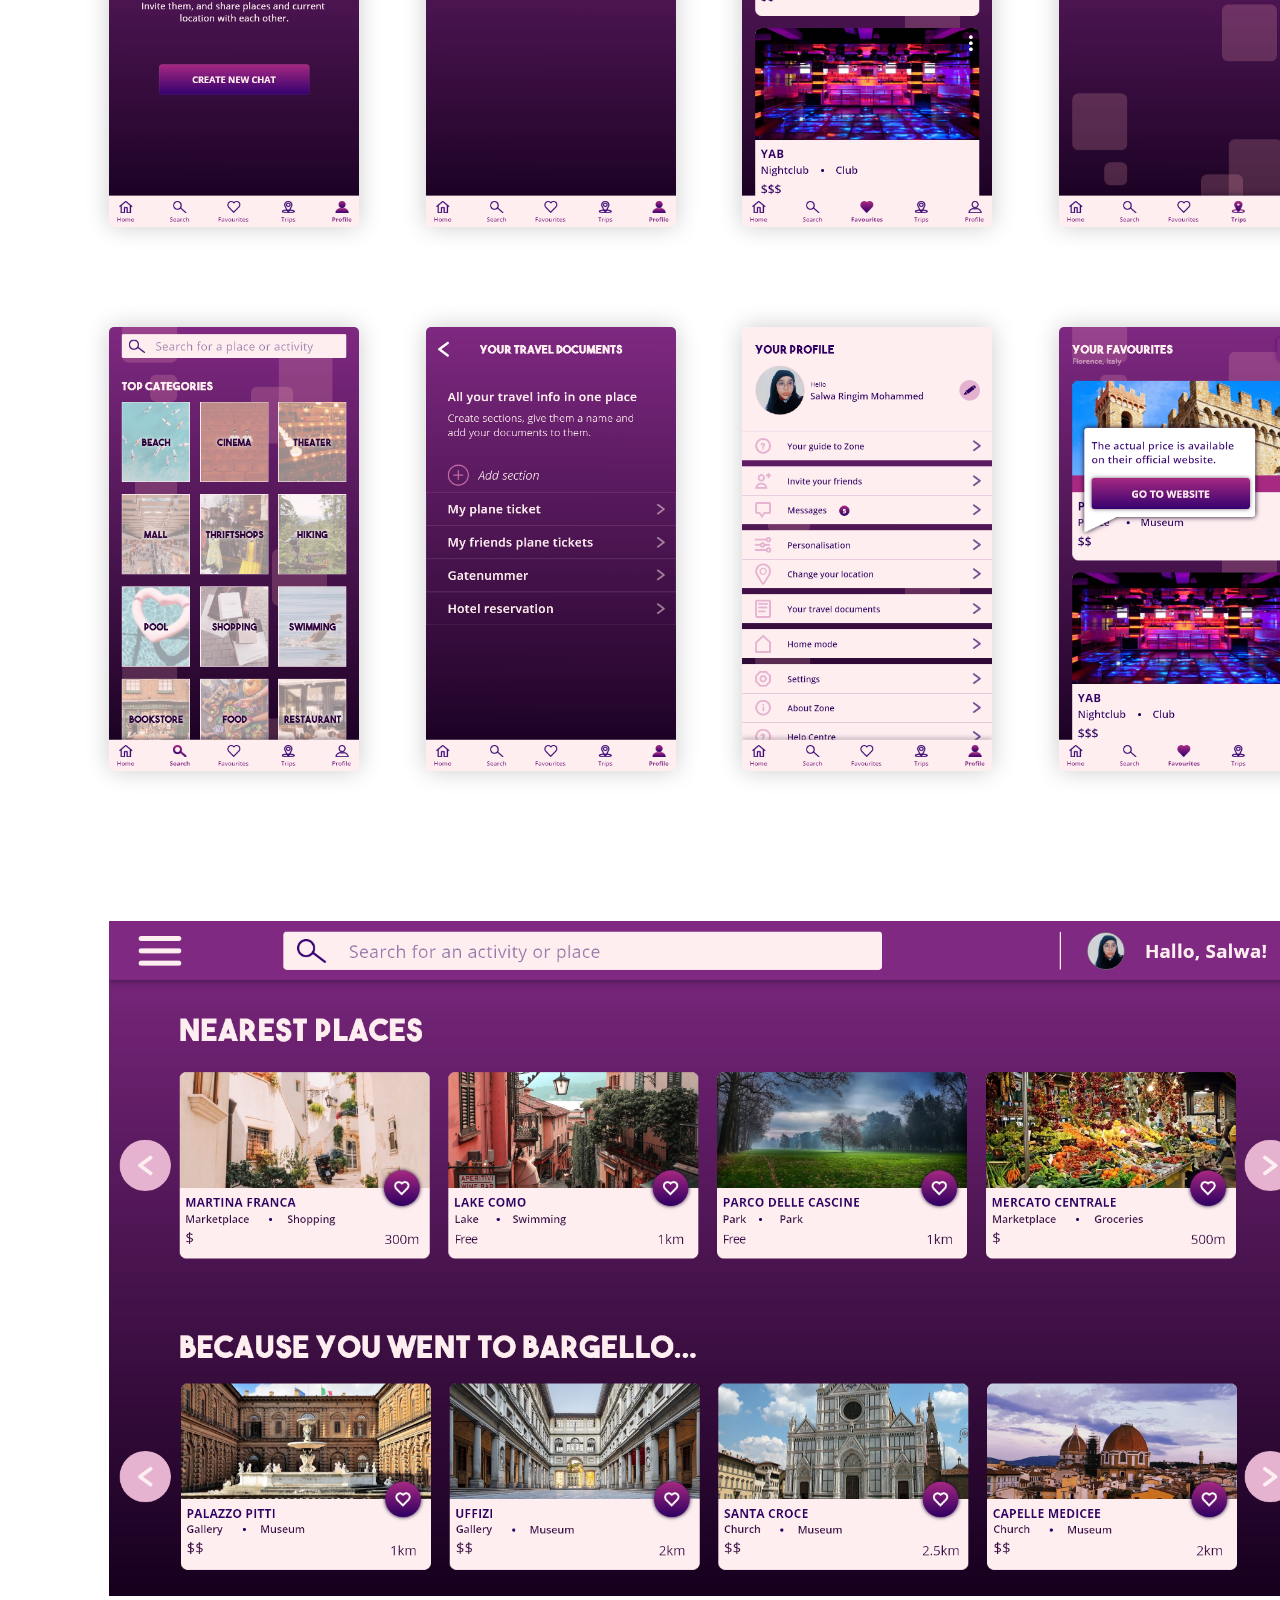
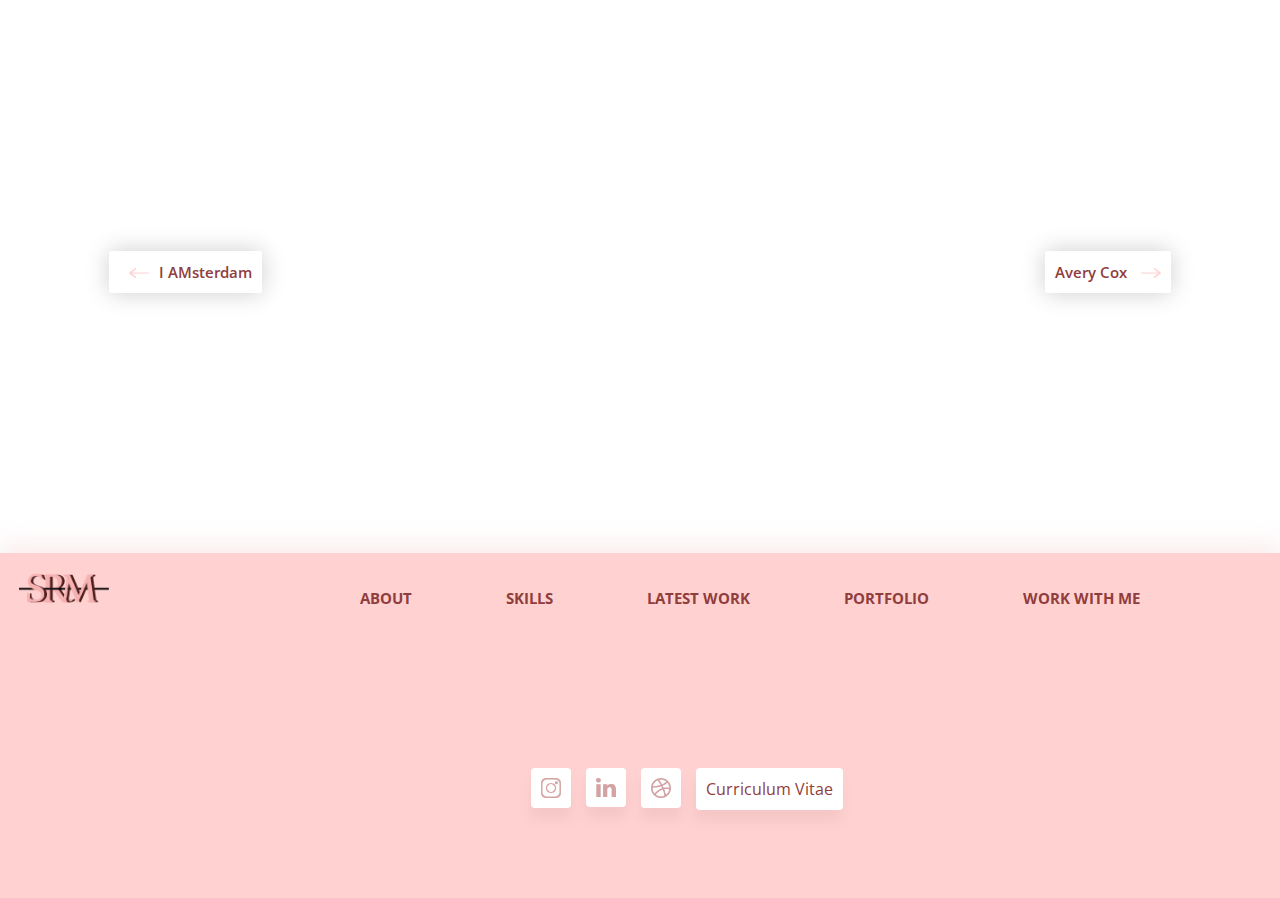
<file: travelapp.html>
<!DOCTYPE html>
<html lang="en">
<head>
    <meta charset="UTF-8">
    <title>SRM - Travel App</title>
    <link href="styles/portfolio.css" type="text/css" rel="stylesheet"/>
    <link rel="preconnect" href="https://fonts.gstatic.com">
    <link href="https://fonts.googleapis.com/css2?family=Open+Sans:ital,wght@0,300;0,400;0,600;0,700;0,800;1,300&display=swap" rel="stylesheet">
    <meta name="viewport" content="width=device-width, initial-scale=1">
</head>
<body class="backgroundimg">
    <header>
        <nav>
            <a href="index.html"><img src="images/logoSRM.png" alt="SRM" title="" class="logo"></a>
            
            <div class="navulcont">
               <ul>
                <li><a href="index.html#about">About</a></li>
                <li><a href="index.html#about">Skills</a></li>
                <li><a href="latestwork.html">Latest Work</a></li>
                <li><a href="myportfolio.html"> Portfolio</a></li>
                <li><a href="workwithme.html">Work With Me</a></li>
               </ul>
            </div>
        </nav>
    </header> 
    
    <main>
        <article class="travelapp" id="page-h3">
             <h3>
                 Travel App
             </h3>
             
             <div class="travelapp-grid">
                 <img src="images/mockup.png" alt="">
                 <p>
                     For this project we had to make our own travel app. It had to be a multidevice app that helps the user before, during and / or after the trip. <br>
                     My app is called Zone. The app helps the user to find local places and activities wherever he is located. It uses geocoding, so it automatically knows where you are if you have your location turned on.<br>
                     Each place has a description, the directions, and a like button. In the app you can also store all your important travel documents. And if you're in a foreign country with others, you can invite them, start a chat, and easily share and compare interesting places, and easily share your location with them.
                 </p>
                 
                 <a href="https://xd.adobe.com/view/29110cd1-770e-4908-875e-8694c526877d-7c42/" class="xd-proto" target="_blank">Clickable XD Prototype</a>
             </div>
             
             <div class="travelapp-gallery">
                 <img src="images/homeweb.png" alt="">
                 <img src="images/palazzopitti.png" alt="">
                 <img src="images/viewroutepopup.png" alt="">
                 <img src="images/route.png" alt="">
                 <img src="images/invite.png" alt="">
                 <img src="images/homemode.png" alt="">
                 <img src="images/favourites.png" alt="">
                 <img src="images/trips.png" alt="">
                 <img src="images/search.png" alt="">
                 <img src="images/traveldocs.png" alt="">
                 <img src="images/profile.png" alt="">
                 <img src="images/pricepopup.png" alt="">
             </div>
        </article>
             <div class="travelapp-gallery2">
                 <img src="images/website.png" alt="">
             </div>
             
        <div class="next-back-buttons">
            <div class="back-button">
            <a href="iamsterdam.html"><img src="images/arrowreversed.png" alt="arrow" title="" class="button-arrow" id="arrow-reversed">I AMsterdam</a>
            </div> 
            
            <div class="next-button">
            <a href="averycox.html">Avery Cox
            <img src="images/arrow.png" alt="arrow" title="" class="button-arrow"></a>
            </div> 
        </div>
    </main>
    
    <footer>
        <nav>
            <a href="index.html"><img src="images/logoSRM.png" alt="SRM" title="" class="logo"></a>
            
            <div class="navulcont">
               <ul>
                <li><a href="index.html#about">About</a></li>
                <li><a href="index.html#about">Skills</a></li>
                <li><a href="latestwork.html">Latest Work</a></li>
                <li><a href="myportfolio.html"> Portfolio</a></li>
                <li><a href="workwithme.html">Work With Me</a></li>
               </ul>
            </div>
        </nav>
        <div class="footerbuttons">
            <div class="socialmedia">
             <div class="socialmedia-cont">
                 <a href="https://www.instagram.com/salwaringim/" target="_blank"><img src="images/instagram.png" alt="instagram" class="socialmedia-icons"></a>
             </div>
             <div class="socialmedia-cont">
                 <a href="https://www.linkedin.com/in/salwa-ringim-mohammed-5527b91b9" target="_blank"><img src="images/linkedin.png" alt="linkedin" class="socialmedia-icons"></a>
             </div>
             <div class="socialmedia-cont">
                 <a href="https://dribbble.com/SalwaRM" target="_blank"><img src="images/dribbble.png" alt="dribbble" class="socialmedia-icons"></a>
             </div>
             <div class="socialmedia-cont" id="cv">
                 <a href="https://www.dropbox.com/s/cwaa9817lwu4qqt/CV.pdf?dl=0" target="_blank"><p class="pdfs">Curriculum Vitae</p></a>
             </div>
         </div>
        </div>
    </footer>
</body>
</html>
</file>
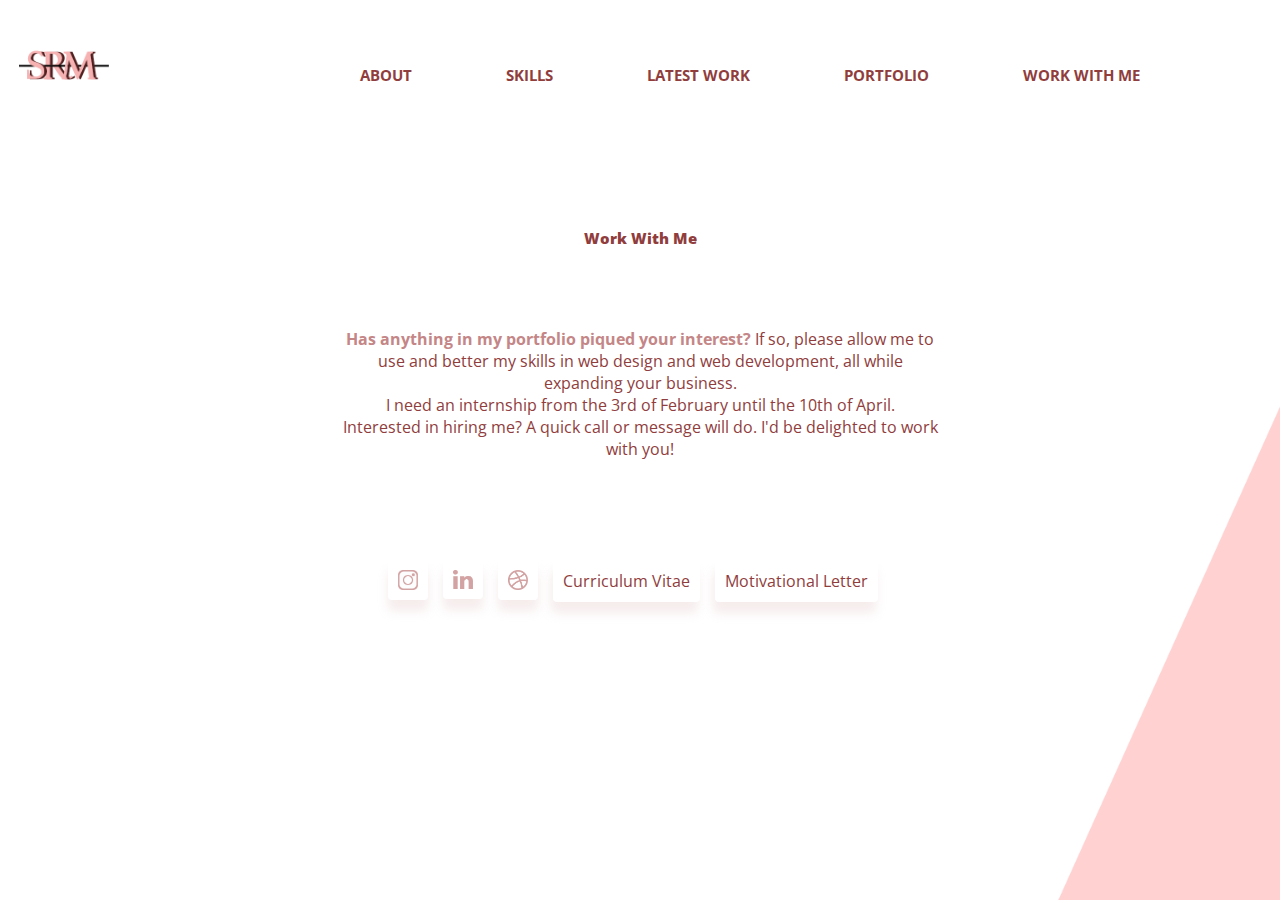
<file: workwithme.html>
<!DOCTYPE html>
<html lang="en">
<head>
    <meta charset="UTF-8">
    <title>SRM - Work With Me</title>
    <link href="styles/portfolio.css" type="text/css" rel="stylesheet"/>
    <link rel="preconnect" href="https://fonts.gstatic.com">
    <link href="https://fonts.googleapis.com/css2?family=Open+Sans:ital,wght@0,300;0,400;0,600;0,700;0,800;1,300&display=swap" rel="stylesheet">
    <meta name="viewport" content="width=device-width, initial-scale=1">
</head>
<body class="backgroundimg">
    <header>
        <nav>
            <a href="index.html"><img src="images/logoSRM.png" alt="SRM" title="" class="logo"></a>
            
            <div class="navulcont">
               <ul>
                <li><a href="#about">About</a></li>
                <li><a href="#about">SKills</a></li>
                <li><a href="latestwork.html">Latest Work</a></li>
                <li><a href="myportfolio.html"> Portfolio</a></li>
                <li><a href="workwithme.html">Work With Me</a></li>
               </ul>
            </div>
        </nav>
    </header>
    
    <main class="wwm-main">
        <article class="workwithme" id="page-h3">
            <h3>
                Work With Me
            </h3>
            <p>
                   <span>Has anything in my portfolio piqued your interest?</span> If so, please allow me to use and better my skills in web design and web development, all while expanding your business.
<br>
                   I need an internship from the 3rd of February until the 10th of April. 
<br>
                   Interested in hiring me? A quick call or message will do.
                   I'd be delighted to work with you!
            </p>
        
        </article>
            
            <div class="footerbuttons">
            <div class="socialmedia">
             <div class="socialmedia-cont">
                 <a href="https://www.instagram.com/salwaringim/" target="_blank"><img src="images/instagram.png" alt="instagram" class="socialmedia-icons"></a>
             </div>
             <div class="socialmedia-cont">
                 <a href="https://www.linkedin.com/in/salwa-ringim-mohammed-5527b91b9" target="_blank"><img src="images/linkedin.png" alt="linkedin" class="socialmedia-icons"></a>
             </div>
             <div class="socialmedia-cont">
                 <a href="https://dribbble.com/SalwaRM" target="_blank"><img src="images/dribbble.png" alt="dribbble" class="socialmedia-icons"></a>
             </div>
             <div class="socialmedia-cont" id="cv">
                 <a href="https://www.dropbox.com/s/cwaa9817lwu4qqt/CV.pdf?dl=0" target="_blank"><p class="pdfs">Curriculum Vitae</p></a>
             </div>
             <div class="socialmedia-cont" id="motivation">
                 <a href="https://www.dropbox.com/s/9qcie8vivu62ter/Motivational_Letter.pdf?dl=0" target="_blank"><p class="pdfs">Motivational Letter</p></a>
             </div>
         </div>
        </div>
    </main>
</body>
</html>
</file>
<file: styles/portfolio.css>
*, html, body {
    padding: 0;
    margin: 0;
}

.logo{ /*logo at the top*/
    width: 90px;
    margin-top: 13px;
    margin-left: 19px;
    outline: none;
}

a .logo:focus{
    outline: none;
}

a .logo:link{
    outline: none;
}

nav ul{ /* for the distance between li*/
    display: flex;
    flex-direction: row;
    justify-content: space-between;
    flex-wrap: wrap;
    list-style-type: none;
    width: 800px;
}

.navulcont{ /* to get the ul centred */
    display: flex;
    justify-content: center !important;
    margin: 0 auto;
    margin-top: 25px;
    margin-right: 350px;
    margin-left: 241px;
}

header nav, footer nav{ /* to get the logo and ul on one line*/
    display: flex;
    flex-direction: row;
}

nav ul li{ /* li styling */
    font-family: Open Sans, sans-serif;
    font-size: 15px;
    text-transform: uppercase;
    font-weight: 700;
    color: #903D3D;
    padding: 10px;
}

header{
    padding-bottom: 13px;
    margin-top: 30px;
}

.navulcont a:link, .navulcont a:visited{
    font-family: Open Sans, sans-serif;
    font-size: 15px;
    text-transform: uppercase;
    font-weight: 700;
    color: #903D3D;
    text-decoration: none;
}

.navulcont a:active{
    background-color: #c48686;
}

.navulcont a:hover{
    background-color: #ffd1d1;
    color: white;
    padding: 5px;
    border-radius: 2px;
}

.navulcont a:focus{
    border-style: solid;
    border-color: #ffd1d1;
    border-width: 3px;
    outline: none;
    border-radius: 2px;
    padding: 5px;
}

footer .navulcont a:focus{
    border-color: #c48686;
}

.backgroundimg-home{
    background-image: url(../images/Web%201920%20%E2%80%93%202.png);
    background-attachment: scroll;
    z-index: 10;
    background-repeat: no-repeat;
    background-size: contain;
}

.backgroundimg{
    background-image: url(../images/backgroundimg.png);
    background-attachment:fixed;
    z-index: 10;
    background-repeat:no-repeat;
    background-size: cover;
    position:relative;
}

p, h1, h2, h3, div{
    font-family: Open Sans, sans-serif;
    color: #903d3d;
}




/*home page*/

.intro{
    margin-left: 109px;
    margin-top: 250px;
}

.intro h2{
    font-size: 15px;
    color: #903D3D;
    margin-bottom: 20px;
    
}

.intro h1{
    font-size: 25px;
    color: #F6B2B2;
}

.intro p{
    font-size: 13px;
    font-style: italic;
    font-weight: 300;
    color: #C48686;
    opacity: 72%;
}

.socialmedia{
    display: flex;
    flex-direction: row;
    flex-wrap: nowrap;
    margin-left: 109px;
    margin-top: 150px;
    margin-bottom: 85px;
}

.socialmedia-icons, .pdfs, a .socialmedia-icons{
    background-color: white;
    padding: 10px;
    margin-right: 15px;
    border-radius: 4px;
}

.socialmedia-icons{
    width: 20px;
}

.socialmedia-icons a:hover{
    box-shadow: 2px 11px 11px rgba(211, 162, 162, 0.5);
}

.socialmedia-icons:first-of-type, .socialmedia-icons:nth-of-type(2){
    box-shadow: 2px 11px 11px rgba(211, 162, 162, 0.2);
}

.socialmedia-icons:last-of-type{
    box-shadow: 0px 11px 11px rgba(211, 162, 162, 0.2);
}

.pdfs{
    box-shadow: -2px 11px 11px rgba(211, 162, 162, 0.2);
}

div a .pdfs:link, .a .pdfs:visited{
    text-decoration: none !important;
}

a .pdfs:hover{
    box-shadow: -2px 11px 11px rgba(211, 162, 162, 0.5)
}

.seperator{
    background-color: #FFD1D1;
    height: 20px;
    margin: 30px 0 30px 0;
}

#about{
    margin-top: 0;
}

h3{
    font-size: 15px;
    color: #903D3D;
    font-weight: 800;
    margin: 0 auto;
}

.aboutme-skills p{
    color: #903d3d;
    font-size: 13px;
    font-weight: 600;
}

.skillsgrid-icons-background{
    width: 30px;
    background-color: white;
    padding: 10px;
    box-shadow: -2px 11px 11px rgba(211, 162, 162, 0.2);
    margin-top: 6px;
    margin-bottom: 6px;
}

.skillsgrid-rate img{
    background-color: transparent;
    height: 25px;
    margin-bottom: 12px;
    margin-top: 12px;
    padding: 10px;
    height: 12px;
    border-radius: 100px;
    box-shadow: 0 11px 11px rgba(232, 154, 154, 0.2);
}

.skillsgrid-icons{
    display: flex;
    flex-direction: column;
    flex-wrap: wrap;
}


.aboutme-skills{
    display: flex;
    flex-direction: row;
    justify-content: space-around;
    margin-top: 60px;
    margin-bottom: 60px;
}

.aboutme-skills div{
    width: 500px;
}

.aboutme-skills h3{
    text-align: center;
}

.skillsgrid{
    display: flex;
    flex-direction: row;
    flex-wrap:nowrap;
    margin-top: 50px;
}

.aboutme-skills div h3{
    margin-bottom: 50px;
}

.latestwork-home{
    margin-top: 60px;
    margin-bottom: 60px;
}

.latestwork-home h3{
    display: flex;
    justify-content: center;
    margin-bottom: 70px;
} 

.latestwork-home-flex{
    display: flex;
    justify-content: center;
    flex-direction: column;
    margin-left: 109px;

}

.latestwork-home-flex p{
    font-weight: 600;
}

.latestwork-home-grid{
    display: grid;
    grid-template: 2/3;
    column-gap: 235px;
}

.latestwork-home-grid img:first-of-type{
    grid-area: 1/1/2/3;
    width: 600px;
    border-radius:5px;
    box-shadow: 0 0 25px rgba(0, 0, 0, 0.2);
}

.latestwork-home-grid img:nth-of-type(2){
    grid-area: 1/3/3/4;
    width: 400px;
    border-radius: 5px;
    box-shadow: 0 0 25px rgba(0, 0, 0, 0.16);
}

.latestwork-home-grid img:nth-of-type(3){
    grid-area: 2/1/3/2;
    width: 150px;
}

.latestwork-home-grid img:last-of-type{
    grid-area: 2/2/3/3;
    width: 250px;
}

.portfolio-home, .portfolio-page{
    margin-top: 60px;
    margin-bottom: 60px;
}

.portfolio-home h3, .portfolio-page h3, .latestwork-page h3, #page-h3{
    display: flex;
    justify-content: center;
    margin-bottom: 50px;
}

.thumbnail{
    width: 200px;
    border-radius: 5px;
    box-shadow: 0 0 25px rgba(0, 0, 0, 0.2);
}

.thumbnails{
    display: flex;
    justify-content: space-around;
}

.seeall-button{
    background-color: white;
    padding: 10px;
    width: 90px;
    border-radius: 2px;
    box-shadow: 0 0 25px rgba(0, 0, 0, 0.2);
    margin-top: 60px;
    margin-left: 1370px;
}

.seeall-button:focus, .next-back-buttons:focus, #next-back-buttons:focus{
    box-shadow: 0 0 25px rgba(0, 0, 0, 0.5) !important;
}

.seeall-button a, .next-button a, .back-button a{
    text-decoration: none;
    font-size: 15px;
    color: #903d3d;
    font-weight: 600;
}

.seeall-button a:focus{
    outline: none;
}

.button-arrow{
    width: 20px;
    margin-left: 10px;
}

#arrow-reversed{
    margin-right: 10px;
}

.next-back-buttons, #next-back-buttons{
    display: flex;
    justify-content: space-between;
    flex-direction: row;
    margin-bottom: 260px;
    margin-top: 250px;
}

.next-button, .back-button{
    width: auto;
    background-color: white;
    padding: 10px;
    border-radius: 2px;
    box-shadow: 0 0 25px rgba(0, 0, 0, 0.2);
}

.next-button{
    margin-right: 109px;
}

.back-button{
    margin-left: 109px;
}

.latestwork-main .next-button{
    width: 130px;
    margin-left: 1260px;
}

.workwithme-home{
    background-color: #FFD1D1;
    border-style: solid;
    border-top-color: white;
    border-bottom-color: white;
    border-right-color: #ffd1d1;
    border-left-color: #ffd1d1;
    border-width: 15px;
    padding: 50px 0 60px 0;
    margin-top: 0;
}

.workwithme-home h4{
    font-size: 20px;
    color: #903d3d;
    font-weight: 800;
    display: flex;
    justify-content: center;
    margin-bottom: 50px;
    font-family: Open Sans, sans-serif;
    text-align: center;
}

.workwithme-home p{
    text-align: center;
    color: #903d3d;
    font-weight: 600;
}

.workwithme-home p:first-of-type{
    width: 700px;
    margin: 0 auto;
}

.workwithme-home p:last-of-type{
    width: 350px;
    margin: 0 auto;
}

.workwithme-home p a{
    margin-bottom: 20px;
    background-color: #903d3d;
    color: white;
    padding: 10px 15px;
    border-radius: 10px;
    text-decoration: none;
}

.workwithme-home p a:focus{
    outline: none;
    box-shadow: 0 0 25px rgba(100, 0, 0, 0.7);
}

.seperator:nth-of-type(5){
    margin-bottom: 0;
}

.seperator:last-of-type{
    margin: 0 !important;
}

.workwithme-home a:hover{
    background-color: white;
    color: #903d3d;
}

.workwithme-home a:active{
    background-color: #903d3d;
    color: white;
}






/* My portfolio*/

main article{
    margin-top: 120px;
}

#thumbnails, #thumbnails2, #thumbnails3{
    display: flex;
    flex-direction: row;
    flex-wrap: wrap;
    justify-content: space-around;
    margin-bottom: 100px;
    margin: 0 20px 0 20px;
}

#thumbnails3{
    justify-content: flex-start;
    margin: 0 100px;
}

#thumbnails3 div:nth-of-type(2){
    margin-left: 165px;
}

.thumbnail-center{
    display: flex;
    flex-direction: column;
    justify-content: center;
}

.thumbnail-center p{
    margin: 0 auto;
    text-align: center;
    color: #903d3d;
    font-weight: 700;
    margin-top: 15px;
}

.thumbnail-center{
    margin-bottom: 50px;
}

.thumbnail-center a{
    text-decoration: none;
}

.thumbnails a img:hover, .thumbnails a:focus{
    box-shadow: 0 0 25px rgba(0, 0, 0, 0.5);
}

.thumbnails a:focus{
    padding: 20px;
    border-radius: 7px;
    outline: none;
}




/*footer*/

.pdfs{
    color: #903d3d;
    text-align: center;
}

#cv a, #motivation a{
    text-decoration: none;
}

.footerbuttons{
    display: flex;
    justify-content: center;
}

.socialmedia-cont a img:hover{
    box-shadow: -2px 11px 11px rgba(211, 162, 162, 0.5);
}

a .socialmedia-icons:focus{
    box-shadow: 0 0 11px rgba(211, 162, 162, 0.5) !important;
}

.socialmedia-cont a:focus{
    outline: none;
}

footer{
    background-color: #ffd1d1;
    box-shadow: 0 -8px 25px rgba(232, 154, 154, 0.2); 
}

.portfolio-page{
    margin-bottom: 300px;
    display: flex;
    flex-direction: column;
    justify-content: center;
}

/* latest work */

.latestwork-flex img{
    border-radius: 5px;
    box-shadow: 0 0 25px rgba(0, 0, 0, 0.2);
}

.latestwork-flex img:first-of-type{
    width: 280px;
}

.latestwork-flex img:last-of-type{
    width: 400px;
    height: 240px
}

.latestwork-flex p{
    color: #903d3d;
    font-weight: 600;
    width: 550px;
}

.latestwork-flex{
    display: flex;
    justify-content: space-around;
}




/*REMMOR*/

.remmor{
    display: flex;
    flex-direction: column;
}

.remmor-grid{
    display: grid;
    grid-template: 3/4;
    margin-bottom: 150px;
    margin-left: 109px;
    grid-column-gap: 30px;
    margin-top: 80px;
}

.remmor-grid img{
    width: 250px;
    grid-area: 1/1/3/2;
}

.remmor-grid p{
    width: 700px;
    font-weight: 600;
    grid-area: 1/2/2/4;
}

.remmor-grid a{
    grid-area: 2/2/3/3;
    width: 150px;
}

.remmor-gallery{
    display: flex;
    flex-direction: row;
    flex-wrap: wrap;
    margin-left: 109px;
}

.remmor-gallery img{
    height: 350px;
    margin-right: 30px;
    margin-bottom: 30px;
    border-radius: 5px;
    box-shadow: 0 0 25px rgba(0, 0, 0 , 0.2);
}



/*DING*/
.ding{
    display: flex;
    flex-direction: column;
}

.ding-grid{
    display: grid;
    grid-template: 3/6;
    margin-bottom: 150px;
    margin-left: 109px;
    grid-column-gap: 30px;
    margin-top: 80px;
}

.ding-grid img{
    width: 300px;
    grid-area: 1/1/3/2;
}

.ding-grid p{
    width: 700px;
    font-weight: 600;
    grid-area: 1/2/2/4;
}

.ding-grid a{
    grid-area: 2/2/3/3;
    width: 150px;
}

.ding-gallery{
    display: flex;
    flex-direction: row;
    flex-wrap: wrap;
    margin-left: 109px;
}

.ding-gallery img{
    height: 350px;
    margin-right: 30px;
    margin-bottom: 30px;
    border-radius: 5px;
    box-shadow: 0 0 25px rgba(0, 0, 0 , 0.2);
}
/*I AMsterdam */

.iamsterdam{
    display: flex;
    flex-direction: column;
}

.iamsterdam h3{
    display: flex;
    justify-content: center;
}

.iamsterdam-grid{
    display: grid;
    grid-template: 2/6;
    margin-top: 80px;
    grid-gap: 30px;
}

.iamsterdam img{
    border-radius: 3px;
    box-shadow: 0 0 25px rgba(0, 0, 0, 0.2);
}

.iamsterdam-grid img:first-of-type{
    width: 450px;
    grid-area: 1/1/3/2;
}

.iamsterdam-grid p{
    width: 600px;
    grid-area: 1/2/2/7;
    color: #903d3d;
    font-weight: 600;
}

.iamsterdam-grid img:nth-of-type(2){
    width: 250px;
    grid-area: 2/2/3/3;
}

.iamsterdam-grid img:nth-of-type(3){
    width: 155px;
    grid-area: 2/3/3/4;
}

.iamsterdam-grid img:nth-of-type(4){
    width: 127px;
    grid-area: 2/4/3/5;
}

.iamsterdam-grid img:last-of-type{
    width: 54px;
    grid-area: 2/5/3/6;
}

.iamsterdam-gallery img{
    width: 800px;
    border-radius: 5px;
}

.iamsterdam-gallery{
    display: flex;
    justify-content: center;
    margin-top: 200px;
}

.iamsterdam-intro{
    margin-left: 109px;
}



/*Travel App*/

.travelapp{
    display: flex;
    flex-direction: column;
}

.travelapp img{
    border-radius: 5px;
    box-shadow: 0 0 25px rgba(0, 0, 0 , 0.2);
}

.travelapp-grid{
    display: grid;
    grid-template: 3/4;
    margin-bottom: 150px;
    margin-left: 109px;
    grid-column-gap: 30px;
    margin-top: 80px;
}

.travelapp-grid img{
    width: 450px;
    grid-area: 1/1/4/2;
}

.travelapp-grid p{
    width: 600px;
    color: #903d3d;
    font-weight: 600;
    grid-area: 1/2/2/4;
}

.xd-proto{
    color: white;
    font-weight: 600;
    background-color: #903d3d;
    padding: 10px;
    text-decoration: none;
    border-radius: 3px;
    grid-area: 3/2/4/3/;
    margin-top: 60px;
    text-align: center;
}

.travelapp-grid a{
    width: 180px;
}

.travelapp-gallery{
    margin-top: 60px;
    display: flex;
    flex-direction: row;
    flex-wrap: wrap;
    justify-content: space-between;
    width: 1200px;
    margin-left: 109px;
}

.travelapp-gallery img{
    width: 250px;
    margin-bottom: 100px
}

.travelapp-gallery2 img{
    width: 1200px;
    margin-left: 109px;
}






/*Avery Cox*/

.averycox img{
    border-radius: 5px;
    box-shadow: 0 0 25px rgba(0, 0, 0, 0.2);
}

.averycox{
    display: flex;
    flex-direction: column;
}

.averycox h3{
    display: flex;
    justify-content: center;
}

.averycox-grid{
    display: grid;
    grid-template: 3/4;
    margin-bottom: 150px;
    margin-left: 109px;
    grid-column-gap: 30px;
    margin-top: 80px;
}

.averycox-grid img{
    width: 450px;
    grid-area: 1/1/4/2;
}

.averycox-grid p{
    width: 550px;
    color: #903d3d;
    font-weight: 600;
    grid-area: 1/2/2/6;
}

.averycox-grid a:first-of-type{
    width: 180px;
}

.averycox-grid a:last-of-type{
    width: 240px;
}

.p{
    font-size: 10px;
    color: #903d3d;
    font-style: italic;
    grid-area: 3/2/4/3;
}

.averycox-gallery div img{
    width: 550px;
    border-radius: 5px;
    box-shadow: 0 0 25px rgba(0, 0, 0, 0.2);
}

.home-mobile{
    width: 218px !important;
    margin: 0 auto;
}

.averycox-gallery{
    display: flex;
    flex-direction: row;
    justify-content: space-around;
}

.ac-original{
    margin-right: 
}

.ac-original, .ac-mine{
    display: flex;
    flex-direction: column;
    flex-wrap: wrap;
}

.ac-original p, .ac-mine p{
    font-weight: 800;
    margin: 0 auto;
    margin-bottom: 30px;
}

.ac-original img, .ac-mine img{
    margin-bottom: 50px;
}




/*Online School Library*/

.osl{
    display: flex;
    flex-direction: column;
}

.osl-grid img, .osl-gallery img{
    border-radius: 5px;
    box-shadow: 0 0 25px rgba(0, 0, 0, 0.2);
}

.osl-grid{
    display: grid;
    grid-template: 3/4;
    margin-bottom: 150px;
    margin-left: 109px;
    grid-column-gap: 30px;
    margin-top: 80px;
}

.osl-grid img{
    width: 450px;
    grid-area: 1/1/4/2;
}

.osl-grid p{
    width: 550px;
    color: #903d3d;
    font-weight: 600;
    grid-area: 1/2/2/6;
}

.osl-gallery img{
    width: 400px;
    margin-bottom: 50px;
}

.osl-gallery{
    display: flex;
    flex-direction: row;
    flex-wrap: wrap;
    margin-left: 109px;
    justify-content: space-between;
    margin-right: 109px;
}


/*Game Design*/

.gamedesign{
    display: flex;
    flex-direction: column;
}

.game-flex{
    display: flex;
    flex-direction: row;
    margin-left: 109px;
    margin-top: 80px;
    margin-bottom: 150px;
}

.game-flex p{
    width: 550px;
    margin-left: 80px;
    font-weight: 600;
}

.game-flex img, .game-gallery img{
    width: 450px;
    border-radius: 5px;
    box-shadow: 0 0 25px rgba(0, 0, 0, 0.2);
}

.game-gallery{
    display: flex;
    flex-direction: row;
    flex-wrap: wrap;
    margin-left: 109px;
    margin-right: 109px;
    justify-content: space-around;
}

.game-gallery img{
    margin-bottom: 50px;
}





/*Requiem*/

.requiem{
    display: flex;
    flex-direction: column;
}

.requiem-grid img, .requiem-gallery img{
    width: 450px;
    border-radius: 5px;
    box-shadow: 0 0 25px rgba(0, 0, 0, 0.2);
}

.requiem-grid{
     display: grid;
    grid-template: 6/4;
    margin-bottom: 150px;
    margin-left: 109px;
    margin-top: 80px;
}

.requiem-grid img{
    grid-area: 1/1/6/2;
}

.requiem-grid p{
    width: 600px;
    font-weight: 600;
    grid-area: 1/2/2/4;
}

.requiem-grid a{
    grid-area: 2/2/3/3;
    width: 200px;
}

.requiem-gallery{
    display: grid;
    grid-template: 3/3;
    margin-left: 109px;
    margin-right: 109px;
}

.requiem-gallery img:first-of-type{
    grid-area: 1/1/3/2;
}

.requiem-gallery img:nth-of-type(2){
    grid-area: 1/2/2/3;
    margin-bottom: 50px;
}

.requiem-gallery img:last-of-type{
    grid-area: 2/2/3/3;
}




/*Potion Maker*/

.potion{
    display: flex;
    flex-direction: column;
}

.potion-grid img, .potion-gallery img{
    width: 450px;
    border-radius: 5px;
    box-shadow: 0 0 25px rgba(0, 0, 0, 0.2);
}

.potion-grid{
    display: grid;
    grid-template: 3/4;
    margin-bottom: 150px;
    margin-left: 109px;
    grid-column-gap: 30px;
    margin-top: 80px;
}

.potion-grid img{
    width: 450px;
    grid-area: 1/1/5/2;
}

.potion-grid p{
    width: 550px;
    color: #903d3d;
    font-weight: 600;
    grid-area: 1/2/2/6;
}

.p{
    font-size: 10px;
    color: #903d3d;
    font-style: italic;
    grid-area: 3/2/4/3;
}

.potion-gallery{
    display: flex;
    flex-direction: row;
    flex-wrap: wrap;
    margin-left: 109px;
    justify-content: space-around;
    margin-right: 109px;
}

.potion-gallery img{
    margin-bottom: 50px;
}




/*Work With Me*/

.workwithme{
    display: flex;
    justify-content: center;
    flex-direction: column;
}

.workwithme p{
    text-align: center;
    width: 600px;
    margin: 0 auto;
    margin-top: 80px;
}

.wwm-main .socialmedia{
    margin-top: 50px !important;
    margin-left: 0;
}

p span{
    font-weight: 700;
    color: #c48686;
}



/* Media Queries*/
</file>
